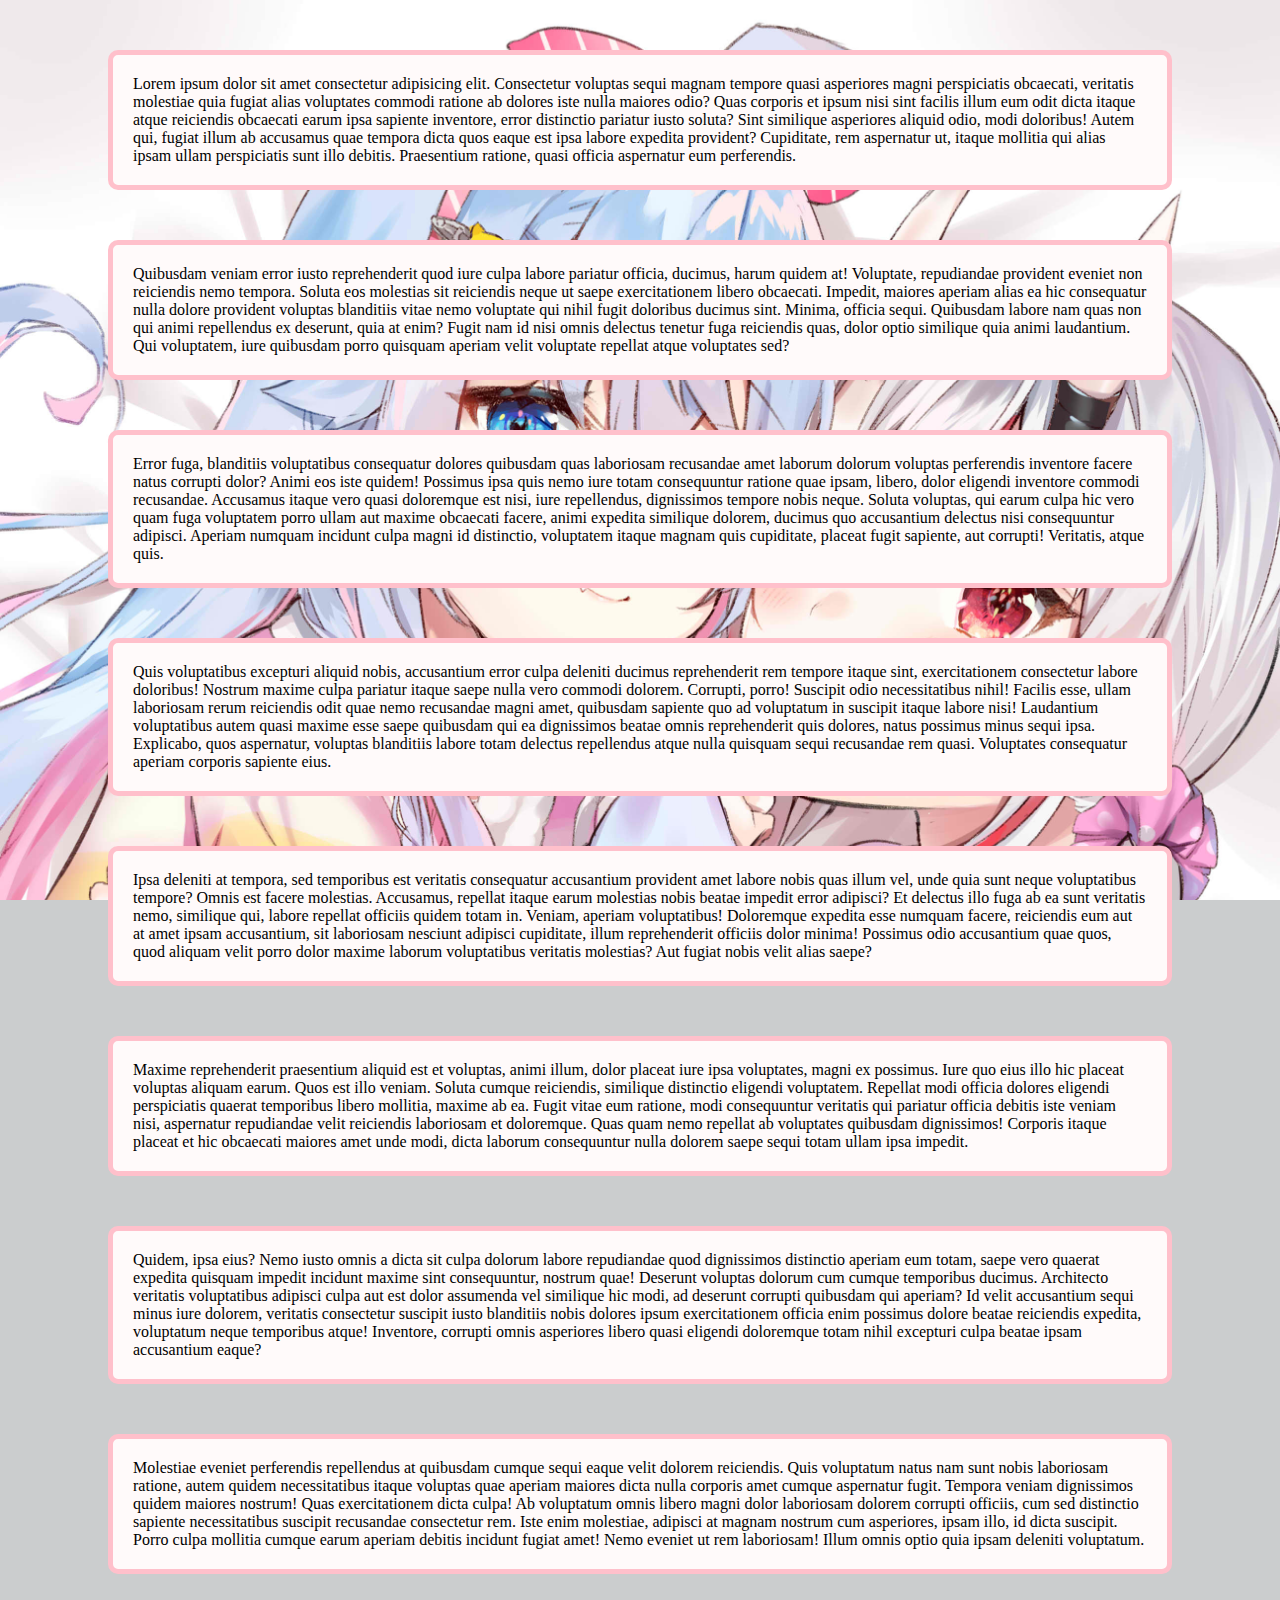
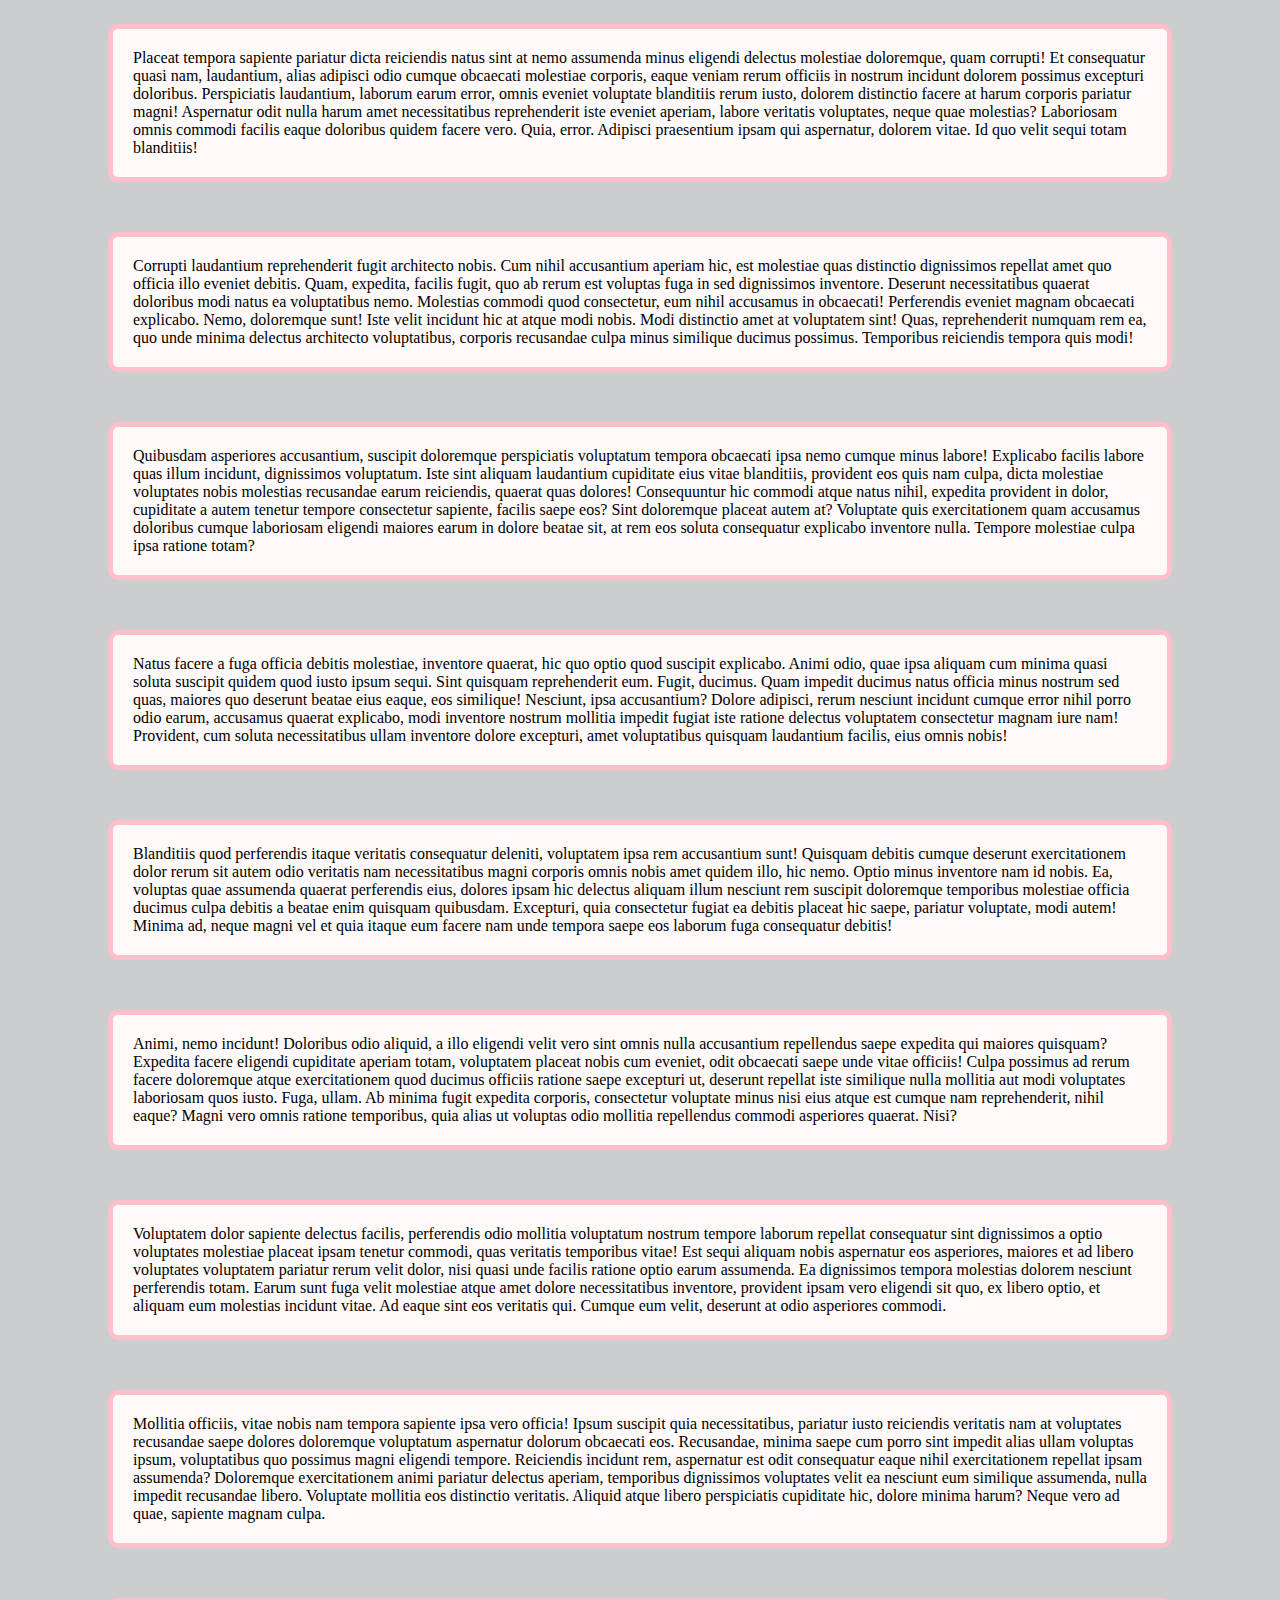
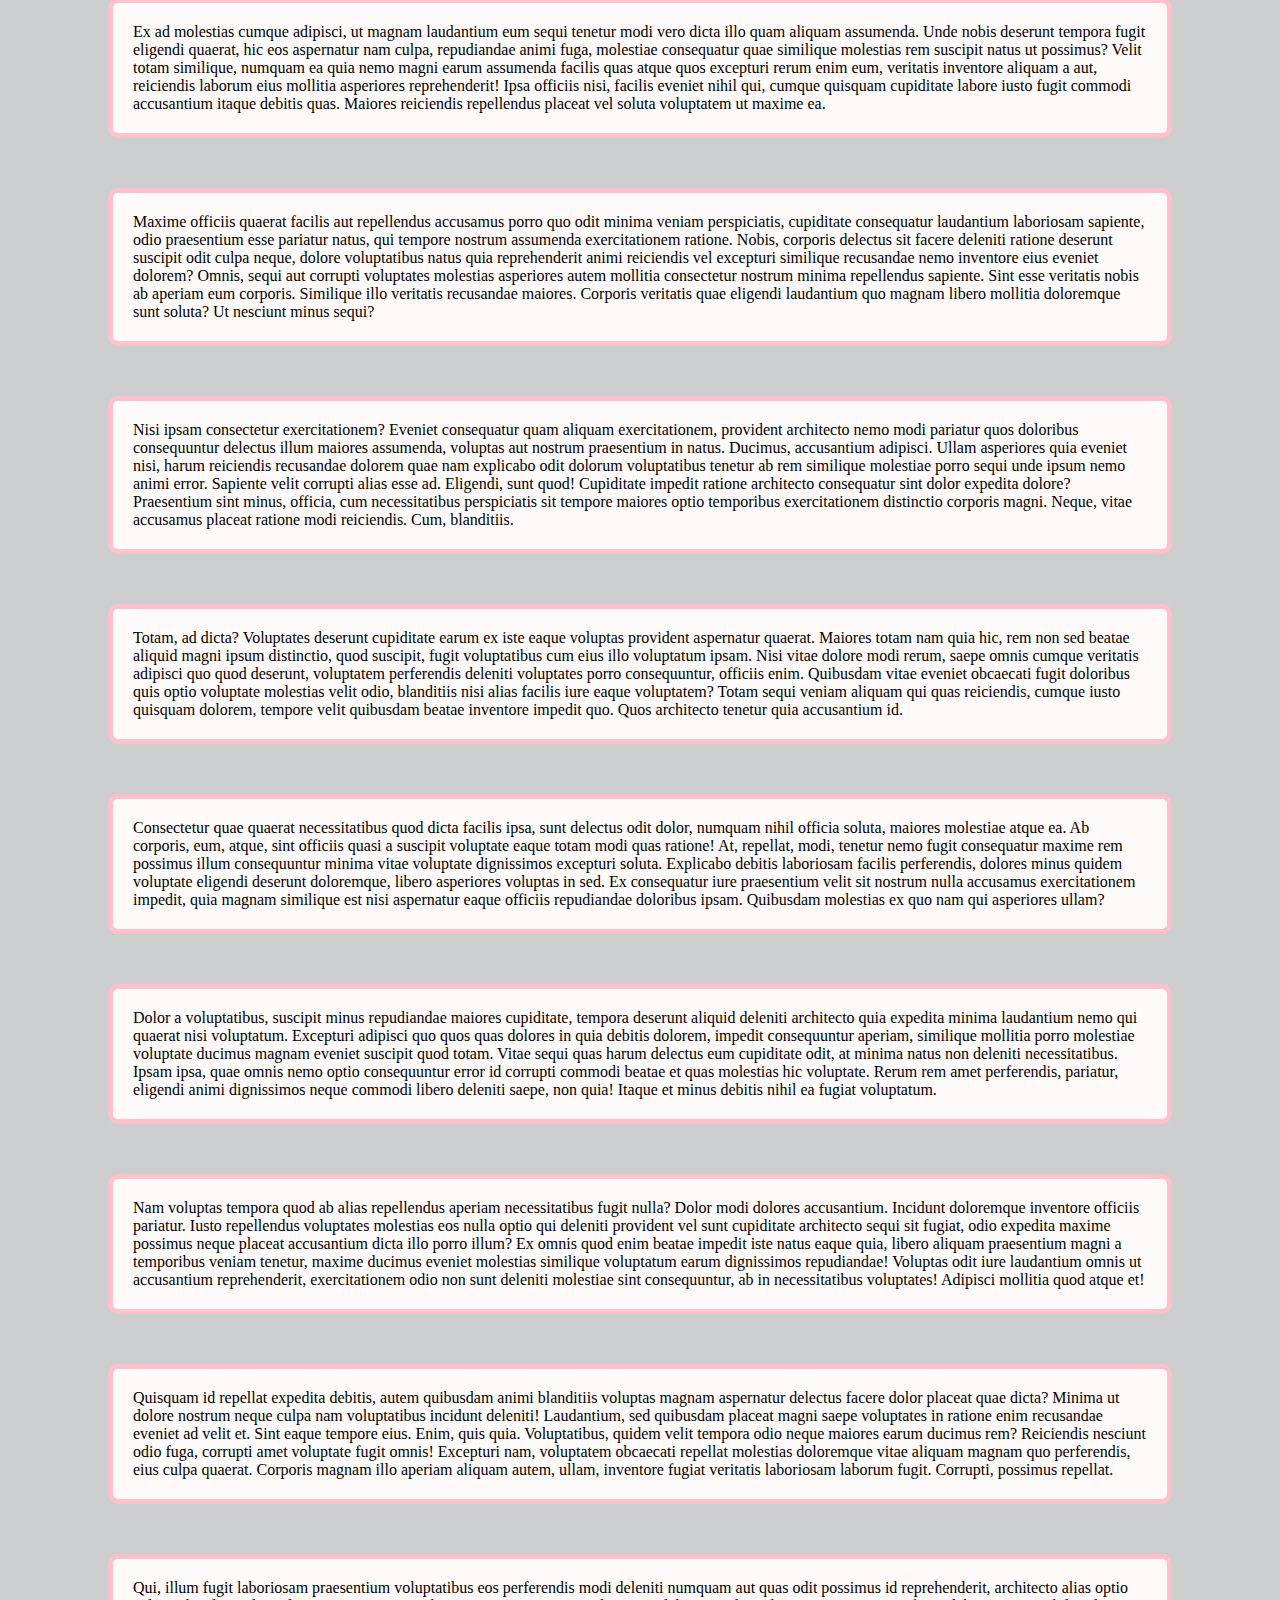
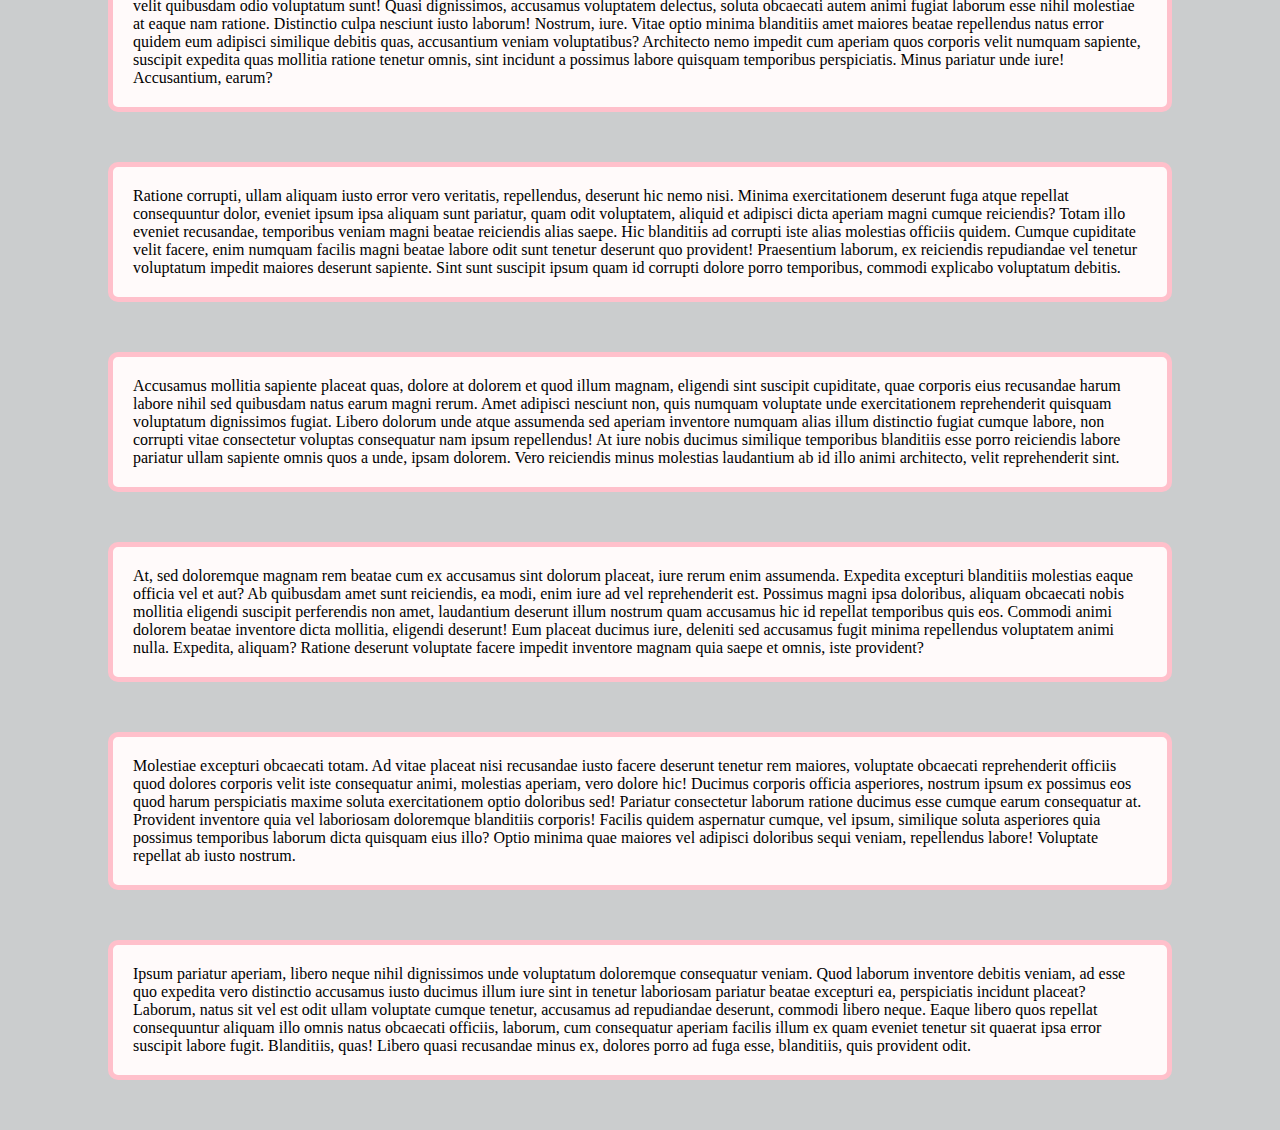
<file: static_template/background.html>
<!DOCTYPE html>
<html lang="zh">
<head>
    <meta charset="UTF-8">
    <meta http-equiv="X-UA-Compatible" content="IE=edge">
    <meta name="viewport" content="width=device-width, initial-scale=1.0">
    <title>背景测试</title>
    <link rel="stylesheet" type="text/css" href="css/background.css">
</head>
<body>
    <p>Lorem ipsum dolor sit amet consectetur adipisicing elit. Consectetur voluptas sequi magnam tempore quasi asperiores magni perspiciatis obcaecati, veritatis molestiae quia fugiat alias voluptates commodi ratione ab dolores iste nulla maiores odio? Quas corporis et ipsum nisi sint facilis illum eum odit dicta itaque atque reiciendis obcaecati earum ipsa sapiente inventore, error distinctio pariatur iusto soluta? Sint similique asperiores aliquid odio, modi doloribus! Autem qui, fugiat illum ab accusamus quae tempora dicta quos eaque est ipsa labore expedita provident? Cupiditate, rem aspernatur ut, itaque mollitia qui alias ipsam ullam perspiciatis sunt illo debitis. Praesentium ratione, quasi officia aspernatur eum perferendis.</p>
    <p>Quibusdam veniam error iusto reprehenderit quod iure culpa labore pariatur officia, ducimus, harum quidem at! Voluptate, repudiandae provident eveniet non reiciendis nemo tempora. Soluta eos molestias sit reiciendis neque ut saepe exercitationem libero obcaecati. Impedit, maiores aperiam alias ea hic consequatur nulla dolore provident voluptas blanditiis vitae nemo voluptate qui nihil fugit doloribus ducimus sint. Minima, officia sequi. Quibusdam labore nam quas non qui animi repellendus ex deserunt, quia at enim? Fugit nam id nisi omnis delectus tenetur fuga reiciendis quas, dolor optio similique quia animi laudantium. Qui voluptatem, iure quibusdam porro quisquam aperiam velit voluptate repellat atque voluptates sed?</p>
    <p>Error fuga, blanditiis voluptatibus consequatur dolores quibusdam quas laboriosam recusandae amet laborum dolorum voluptas perferendis inventore facere natus corrupti dolor? Animi eos iste quidem! Possimus ipsa quis nemo iure totam consequuntur ratione quae ipsam, libero, dolor eligendi inventore commodi recusandae. Accusamus itaque vero quasi doloremque est nisi, iure repellendus, dignissimos tempore nobis neque. Soluta voluptas, qui earum culpa hic vero quam fuga voluptatem porro ullam aut maxime obcaecati facere, animi expedita similique dolorem, ducimus quo accusantium delectus nisi consequuntur adipisci. Aperiam numquam incidunt culpa magni id distinctio, voluptatem itaque magnam quis cupiditate, placeat fugit sapiente, aut corrupti! Veritatis, atque quis.</p>
    <p>Quis voluptatibus excepturi aliquid nobis, accusantium error culpa deleniti ducimus reprehenderit rem tempore itaque sint, exercitationem consectetur labore doloribus! Nostrum maxime culpa pariatur itaque saepe nulla vero commodi dolorem. Corrupti, porro! Suscipit odio necessitatibus nihil! Facilis esse, ullam laboriosam rerum reiciendis odit quae nemo recusandae magni amet, quibusdam sapiente quo ad voluptatum in suscipit itaque labore nisi! Laudantium voluptatibus autem quasi maxime esse saepe quibusdam qui ea dignissimos beatae omnis reprehenderit quis dolores, natus possimus minus sequi ipsa. Explicabo, quos aspernatur, voluptas blanditiis labore totam delectus repellendus atque nulla quisquam sequi recusandae rem quasi. Voluptates consequatur aperiam corporis sapiente eius.</p>
    <p>Ipsa deleniti at tempora, sed temporibus est veritatis consequatur accusantium provident amet labore nobis quas illum vel, unde quia sunt neque voluptatibus tempore? Omnis est facere molestias. Accusamus, repellat itaque earum molestias nobis beatae impedit error adipisci? Et delectus illo fuga ab ea sunt veritatis nemo, similique qui, labore repellat officiis quidem totam in. Veniam, aperiam voluptatibus! Doloremque expedita esse numquam facere, reiciendis eum aut at amet ipsam accusantium, sit laboriosam nesciunt adipisci cupiditate, illum reprehenderit officiis dolor minima! Possimus odio accusantium quae quos, quod aliquam velit porro dolor maxime laborum voluptatibus veritatis molestias? Aut fugiat nobis velit alias saepe?</p>
    <p>Maxime reprehenderit praesentium aliquid est et voluptas, animi illum, dolor placeat iure ipsa voluptates, magni ex possimus. Iure quo eius illo hic placeat voluptas aliquam earum. Quos est illo veniam. Soluta cumque reiciendis, similique distinctio eligendi voluptatem. Repellat modi officia dolores eligendi perspiciatis quaerat temporibus libero mollitia, maxime ab ea. Fugit vitae eum ratione, modi consequuntur veritatis qui pariatur officia debitis iste veniam nisi, aspernatur repudiandae velit reiciendis laboriosam et doloremque. Quas quam nemo repellat ab voluptates quibusdam dignissimos! Corporis itaque placeat et hic obcaecati maiores amet unde modi, dicta laborum consequuntur nulla dolorem saepe sequi totam ullam ipsa impedit.</p>
    <p>Quidem, ipsa eius? Nemo iusto omnis a dicta sit culpa dolorum labore repudiandae quod dignissimos distinctio aperiam eum totam, saepe vero quaerat expedita quisquam impedit incidunt maxime sint consequuntur, nostrum quae! Deserunt voluptas dolorum cum cumque temporibus ducimus. Architecto veritatis voluptatibus adipisci culpa aut est dolor assumenda vel similique hic modi, ad deserunt corrupti quibusdam qui aperiam? Id velit accusantium sequi minus iure dolorem, veritatis consectetur suscipit iusto blanditiis nobis dolores ipsum exercitationem officia enim possimus dolore beatae reiciendis expedita, voluptatum neque temporibus atque! Inventore, corrupti omnis asperiores libero quasi eligendi doloremque totam nihil excepturi culpa beatae ipsam accusantium eaque?</p>
    <p>Molestiae eveniet perferendis repellendus at quibusdam cumque sequi eaque velit dolorem reiciendis. Quis voluptatum natus nam sunt nobis laboriosam ratione, autem quidem necessitatibus itaque voluptas quae aperiam maiores dicta nulla corporis amet cumque aspernatur fugit. Tempora veniam dignissimos quidem maiores nostrum! Quas exercitationem dicta culpa! Ab voluptatum omnis libero magni dolor laboriosam dolorem corrupti officiis, cum sed distinctio sapiente necessitatibus suscipit recusandae consectetur rem. Iste enim molestiae, adipisci at magnam nostrum cum asperiores, ipsam illo, id dicta suscipit. Porro culpa mollitia cumque earum aperiam debitis incidunt fugiat amet! Nemo eveniet ut rem laboriosam! Illum omnis optio quia ipsam deleniti voluptatum.</p>
    <p>Placeat tempora sapiente pariatur dicta reiciendis natus sint at nemo assumenda minus eligendi delectus molestiae doloremque, quam corrupti! Et consequatur quasi nam, laudantium, alias adipisci odio cumque obcaecati molestiae corporis, eaque veniam rerum officiis in nostrum incidunt dolorem possimus excepturi doloribus. Perspiciatis laudantium, laborum earum error, omnis eveniet voluptate blanditiis rerum iusto, dolorem distinctio facere at harum corporis pariatur magni! Aspernatur odit nulla harum amet necessitatibus reprehenderit iste eveniet aperiam, labore veritatis voluptates, neque quae molestias? Laboriosam omnis commodi facilis eaque doloribus quidem facere vero. Quia, error. Adipisci praesentium ipsam qui aspernatur, dolorem vitae. Id quo velit sequi totam blanditiis!</p>
    <p>Corrupti laudantium reprehenderit fugit architecto nobis. Cum nihil accusantium aperiam hic, est molestiae quas distinctio dignissimos repellat amet quo officia illo eveniet debitis. Quam, expedita, facilis fugit, quo ab rerum est voluptas fuga in sed dignissimos inventore. Deserunt necessitatibus quaerat doloribus modi natus ea voluptatibus nemo. Molestias commodi quod consectetur, eum nihil accusamus in obcaecati! Perferendis eveniet magnam obcaecati explicabo. Nemo, doloremque sunt! Iste velit incidunt hic at atque modi nobis. Modi distinctio amet at voluptatem sint! Quas, reprehenderit numquam rem ea, quo unde minima delectus architecto voluptatibus, corporis recusandae culpa minus similique ducimus possimus. Temporibus reiciendis tempora quis modi!</p>
    <p>Quibusdam asperiores accusantium, suscipit doloremque perspiciatis voluptatum tempora obcaecati ipsa nemo cumque minus labore! Explicabo facilis labore quas illum incidunt, dignissimos voluptatum. Iste sint aliquam laudantium cupiditate eius vitae blanditiis, provident eos quis nam culpa, dicta molestiae voluptates nobis molestias recusandae earum reiciendis, quaerat quas dolores! Consequuntur hic commodi atque natus nihil, expedita provident in dolor, cupiditate a autem tenetur tempore consectetur sapiente, facilis saepe eos? Sint doloremque placeat autem at? Voluptate quis exercitationem quam accusamus doloribus cumque laboriosam eligendi maiores earum in dolore beatae sit, at rem eos soluta consequatur explicabo inventore nulla. Tempore molestiae culpa ipsa ratione totam?</p>
    <p>Natus facere a fuga officia debitis molestiae, inventore quaerat, hic quo optio quod suscipit explicabo. Animi odio, quae ipsa aliquam cum minima quasi soluta suscipit quidem quod iusto ipsum sequi. Sint quisquam reprehenderit eum. Fugit, ducimus. Quam impedit ducimus natus officia minus nostrum sed quas, maiores quo deserunt beatae eius eaque, eos similique! Nesciunt, ipsa accusantium? Dolore adipisci, rerum nesciunt incidunt cumque error nihil porro odio earum, accusamus quaerat explicabo, modi inventore nostrum mollitia impedit fugiat iste ratione delectus voluptatem consectetur magnam iure nam! Provident, cum soluta necessitatibus ullam inventore dolore excepturi, amet voluptatibus quisquam laudantium facilis, eius omnis nobis!</p>
    <p>Blanditiis quod perferendis itaque veritatis consequatur deleniti, voluptatem ipsa rem accusantium sunt! Quisquam debitis cumque deserunt exercitationem dolor rerum sit autem odio veritatis nam necessitatibus magni corporis omnis nobis amet quidem illo, hic nemo. Optio minus inventore nam id nobis. Ea, voluptas quae assumenda quaerat perferendis eius, dolores ipsam hic delectus aliquam illum nesciunt rem suscipit doloremque temporibus molestiae officia ducimus culpa debitis a beatae enim quisquam quibusdam. Excepturi, quia consectetur fugiat ea debitis placeat hic saepe, pariatur voluptate, modi autem! Minima ad, neque magni vel et quia itaque eum facere nam unde tempora saepe eos laborum fuga consequatur debitis!</p>
    <p>Animi, nemo incidunt! Doloribus odio aliquid, a illo eligendi velit vero sint omnis nulla accusantium repellendus saepe expedita qui maiores quisquam? Expedita facere eligendi cupiditate aperiam totam, voluptatem placeat nobis cum eveniet, odit obcaecati saepe unde vitae officiis! Culpa possimus ad rerum facere doloremque atque exercitationem quod ducimus officiis ratione saepe excepturi ut, deserunt repellat iste similique nulla mollitia aut modi voluptates laboriosam quos iusto. Fuga, ullam. Ab minima fugit expedita corporis, consectetur voluptate minus nisi eius atque est cumque nam reprehenderit, nihil eaque? Magni vero omnis ratione temporibus, quia alias ut voluptas odio mollitia repellendus commodi asperiores quaerat. Nisi?</p>
    <p>Voluptatem dolor sapiente delectus facilis, perferendis odio mollitia voluptatum nostrum tempore laborum repellat consequatur sint dignissimos a optio voluptates molestiae placeat ipsam tenetur commodi, quas veritatis temporibus vitae! Est sequi aliquam nobis aspernatur eos asperiores, maiores et ad libero voluptates voluptatem pariatur rerum velit dolor, nisi quasi unde facilis ratione optio earum assumenda. Ea dignissimos tempora molestias dolorem nesciunt perferendis totam. Earum sunt fuga velit molestiae atque amet dolore necessitatibus inventore, provident ipsam vero eligendi sit quo, ex libero optio, et aliquam eum molestias incidunt vitae. Ad eaque sint eos veritatis qui. Cumque eum velit, deserunt at odio asperiores commodi.</p>
    <p>Mollitia officiis, vitae nobis nam tempora sapiente ipsa vero officia! Ipsum suscipit quia necessitatibus, pariatur iusto reiciendis veritatis nam at voluptates recusandae saepe dolores doloremque voluptatum aspernatur dolorum obcaecati eos. Recusandae, minima saepe cum porro sint impedit alias ullam voluptas ipsum, voluptatibus quo possimus magni eligendi tempore. Reiciendis incidunt rem, aspernatur est odit consequatur eaque nihil exercitationem repellat ipsam assumenda? Doloremque exercitationem animi pariatur delectus aperiam, temporibus dignissimos voluptates velit ea nesciunt eum similique assumenda, nulla impedit recusandae libero. Voluptate mollitia eos distinctio veritatis. Aliquid atque libero perspiciatis cupiditate hic, dolore minima harum? Neque vero ad quae, sapiente magnam culpa.</p>
    <p>Ex ad molestias cumque adipisci, ut magnam laudantium eum sequi tenetur modi vero dicta illo quam aliquam assumenda. Unde nobis deserunt tempora fugit eligendi quaerat, hic eos aspernatur nam culpa, repudiandae animi fuga, molestiae consequatur quae similique molestias rem suscipit natus ut possimus? Velit totam similique, numquam ea quia nemo magni earum assumenda facilis quas atque quos excepturi rerum enim eum, veritatis inventore aliquam a aut, reiciendis laborum eius mollitia asperiores reprehenderit! Ipsa officiis nisi, facilis eveniet nihil qui, cumque quisquam cupiditate labore iusto fugit commodi accusantium itaque debitis quas. Maiores reiciendis repellendus placeat vel soluta voluptatem ut maxime ea.</p>
    <p>Maxime officiis quaerat facilis aut repellendus accusamus porro quo odit minima veniam perspiciatis, cupiditate consequatur laudantium laboriosam sapiente, odio praesentium esse pariatur natus, qui tempore nostrum assumenda exercitationem ratione. Nobis, corporis delectus sit facere deleniti ratione deserunt suscipit odit culpa neque, dolore voluptatibus natus quia reprehenderit animi reiciendis vel excepturi similique recusandae nemo inventore eius eveniet dolorem? Omnis, sequi aut corrupti voluptates molestias asperiores autem mollitia consectetur nostrum minima repellendus sapiente. Sint esse veritatis nobis ab aperiam eum corporis. Similique illo veritatis recusandae maiores. Corporis veritatis quae eligendi laudantium quo magnam libero mollitia doloremque sunt soluta? Ut nesciunt minus sequi?</p>
    <p>Nisi ipsam consectetur exercitationem? Eveniet consequatur quam aliquam exercitationem, provident architecto nemo modi pariatur quos doloribus consequuntur delectus illum maiores assumenda, voluptas aut nostrum praesentium in natus. Ducimus, accusantium adipisci. Ullam asperiores quia eveniet nisi, harum reiciendis recusandae dolorem quae nam explicabo odit dolorum voluptatibus tenetur ab rem similique molestiae porro sequi unde ipsum nemo animi error. Sapiente velit corrupti alias esse ad. Eligendi, sunt quod! Cupiditate impedit ratione architecto consequatur sint dolor expedita dolore? Praesentium sint minus, officia, cum necessitatibus perspiciatis sit tempore maiores optio temporibus exercitationem distinctio corporis magni. Neque, vitae accusamus placeat ratione modi reiciendis. Cum, blanditiis.</p>
    <p>Totam, ad dicta? Voluptates deserunt cupiditate earum ex iste eaque voluptas provident aspernatur quaerat. Maiores totam nam quia hic, rem non sed beatae aliquid magni ipsum distinctio, quod suscipit, fugit voluptatibus cum eius illo voluptatum ipsam. Nisi vitae dolore modi rerum, saepe omnis cumque veritatis adipisci quo quod deserunt, voluptatem perferendis deleniti voluptates porro consequuntur, officiis enim. Quibusdam vitae eveniet obcaecati fugit doloribus quis optio voluptate molestias velit odio, blanditiis nisi alias facilis iure eaque voluptatem? Totam sequi veniam aliquam qui quas reiciendis, cumque iusto quisquam dolorem, tempore velit quibusdam beatae inventore impedit quo. Quos architecto tenetur quia accusantium id.</p>
    <p>Consectetur quae quaerat necessitatibus quod dicta facilis ipsa, sunt delectus odit dolor, numquam nihil officia soluta, maiores molestiae atque ea. Ab corporis, eum, atque, sint officiis quasi a suscipit voluptate eaque totam modi quas ratione! At, repellat, modi, tenetur nemo fugit consequatur maxime rem possimus illum consequuntur minima vitae voluptate dignissimos excepturi soluta. Explicabo debitis laboriosam facilis perferendis, dolores minus quidem voluptate eligendi deserunt doloremque, libero asperiores voluptas in sed. Ex consequatur iure praesentium velit sit nostrum nulla accusamus exercitationem impedit, quia magnam similique est nisi aspernatur eaque officiis repudiandae doloribus ipsam. Quibusdam molestias ex quo nam qui asperiores ullam?</p>
    <p>Dolor a voluptatibus, suscipit minus repudiandae maiores cupiditate, tempora deserunt aliquid deleniti architecto quia expedita minima laudantium nemo qui quaerat nisi voluptatum. Excepturi adipisci quo quos quas dolores in quia debitis dolorem, impedit consequuntur aperiam, similique mollitia porro molestiae voluptate ducimus magnam eveniet suscipit quod totam. Vitae sequi quas harum delectus eum cupiditate odit, at minima natus non deleniti necessitatibus. Ipsam ipsa, quae omnis nemo optio consequuntur error id corrupti commodi beatae et quas molestias hic voluptate. Rerum rem amet perferendis, pariatur, eligendi animi dignissimos neque commodi libero deleniti saepe, non quia! Itaque et minus debitis nihil ea fugiat voluptatum.</p>
    <p>Nam voluptas tempora quod ab alias repellendus aperiam necessitatibus fugit nulla? Dolor modi dolores accusantium. Incidunt doloremque inventore officiis pariatur. Iusto repellendus voluptates molestias eos nulla optio qui deleniti provident vel sunt cupiditate architecto sequi sit fugiat, odio expedita maxime possimus neque placeat accusantium dicta illo porro illum? Ex omnis quod enim beatae impedit iste natus eaque quia, libero aliquam praesentium magni a temporibus veniam tenetur, maxime ducimus eveniet molestias similique voluptatum earum dignissimos repudiandae! Voluptas odit iure laudantium omnis ut accusantium reprehenderit, exercitationem odio non sunt deleniti molestiae sint consequuntur, ab in necessitatibus voluptates! Adipisci mollitia quod atque et!</p>
    <p>Quisquam id repellat expedita debitis, autem quibusdam animi blanditiis voluptas magnam aspernatur delectus facere dolor placeat quae dicta? Minima ut dolore nostrum neque culpa nam voluptatibus incidunt deleniti! Laudantium, sed quibusdam placeat magni saepe voluptates in ratione enim recusandae eveniet ad velit et. Sint eaque tempore eius. Enim, quis quia. Voluptatibus, quidem velit tempora odio neque maiores earum ducimus rem? Reiciendis nesciunt odio fuga, corrupti amet voluptate fugit omnis! Excepturi nam, voluptatem obcaecati repellat molestias doloremque vitae aliquam magnam quo perferendis, eius culpa quaerat. Corporis magnam illo aperiam aliquam autem, ullam, inventore fugiat veritatis laboriosam laborum fugit. Corrupti, possimus repellat.</p>
    <p>Qui, illum fugit laboriosam praesentium voluptatibus eos perferendis modi deleniti numquam aut quas odit possimus id reprehenderit, architecto alias optio velit quibusdam odio voluptatum sunt! Quasi dignissimos, accusamus voluptatem delectus, soluta obcaecati autem animi fugiat laborum esse nihil molestiae at eaque nam ratione. Distinctio culpa nesciunt iusto laborum! Nostrum, iure. Vitae optio minima blanditiis amet maiores beatae repellendus natus error quidem eum adipisci similique debitis quas, accusantium veniam voluptatibus? Architecto nemo impedit cum aperiam quos corporis velit numquam sapiente, suscipit expedita quas mollitia ratione tenetur omnis, sint incidunt a possimus labore quisquam temporibus perspiciatis. Minus pariatur unde iure! Accusantium, earum?</p>
    <p>Ratione corrupti, ullam aliquam iusto error vero veritatis, repellendus, deserunt hic nemo nisi. Minima exercitationem deserunt fuga atque repellat consequuntur dolor, eveniet ipsum ipsa aliquam sunt pariatur, quam odit voluptatem, aliquid et adipisci dicta aperiam magni cumque reiciendis? Totam illo eveniet recusandae, temporibus veniam magni beatae reiciendis alias saepe. Hic blanditiis ad corrupti iste alias molestias officiis quidem. Cumque cupiditate velit facere, enim numquam facilis magni beatae labore odit sunt tenetur deserunt quo provident! Praesentium laborum, ex reiciendis repudiandae vel tenetur voluptatum impedit maiores deserunt sapiente. Sint sunt suscipit ipsum quam id corrupti dolore porro temporibus, commodi explicabo voluptatum debitis.</p>
    <p>Accusamus mollitia sapiente placeat quas, dolore at dolorem et quod illum magnam, eligendi sint suscipit cupiditate, quae corporis eius recusandae harum labore nihil sed quibusdam natus earum magni rerum. Amet adipisci nesciunt non, quis numquam voluptate unde exercitationem reprehenderit quisquam voluptatum dignissimos fugiat. Libero dolorum unde atque assumenda sed aperiam inventore numquam alias illum distinctio fugiat cumque labore, non corrupti vitae consectetur voluptas consequatur nam ipsum repellendus! At iure nobis ducimus similique temporibus blanditiis esse porro reiciendis labore pariatur ullam sapiente omnis quos a unde, ipsam dolorem. Vero reiciendis minus molestias laudantium ab id illo animi architecto, velit reprehenderit sint.</p>
    <p>At, sed doloremque magnam rem beatae cum ex accusamus sint dolorum placeat, iure rerum enim assumenda. Expedita excepturi blanditiis molestias eaque officia vel et aut? Ab quibusdam amet sunt reiciendis, ea modi, enim iure ad vel reprehenderit est. Possimus magni ipsa doloribus, aliquam obcaecati nobis mollitia eligendi suscipit perferendis non amet, laudantium deserunt illum nostrum quam accusamus hic id repellat temporibus quis eos. Commodi animi dolorem beatae inventore dicta mollitia, eligendi deserunt! Eum placeat ducimus iure, deleniti sed accusamus fugit minima repellendus voluptatem animi nulla. Expedita, aliquam? Ratione deserunt voluptate facere impedit inventore magnam quia saepe et omnis, iste provident?</p>
    <p>Molestiae excepturi obcaecati totam. Ad vitae placeat nisi recusandae iusto facere deserunt tenetur rem maiores, voluptate obcaecati reprehenderit officiis quod dolores corporis velit iste consequatur animi, molestias aperiam, vero dolore hic! Ducimus corporis officia asperiores, nostrum ipsum ex possimus eos quod harum perspiciatis maxime soluta exercitationem optio doloribus sed! Pariatur consectetur laborum ratione ducimus esse cumque earum consequatur at. Provident inventore quia vel laboriosam doloremque blanditiis corporis! Facilis quidem aspernatur cumque, vel ipsum, similique soluta asperiores quia possimus temporibus laborum dicta quisquam eius illo? Optio minima quae maiores vel adipisci doloribus sequi veniam, repellendus labore! Voluptate repellat ab iusto nostrum.</p>
    <p>Ipsum pariatur aperiam, libero neque nihil dignissimos unde voluptatum doloremque consequatur veniam. Quod laborum inventore debitis veniam, ad esse quo expedita vero distinctio accusamus iusto ducimus illum iure sint in tenetur laboriosam pariatur beatae excepturi ea, perspiciatis incidunt placeat? Laborum, natus sit vel est odit ullam voluptate cumque tenetur, accusamus ad repudiandae deserunt, commodi libero neque. Eaque libero quos repellat consequuntur aliquam illo omnis natus obcaecati officiis, laborum, cum consequatur aperiam facilis illum ex quam eveniet tenetur sit quaerat ipsa error suscipit labore fugit. Blanditiis, quas! Libero quasi recusandae minus ex, dolores porro ad fuga esse, blanditiis, quis provident odit.</p>
</body>
</html>
</file>
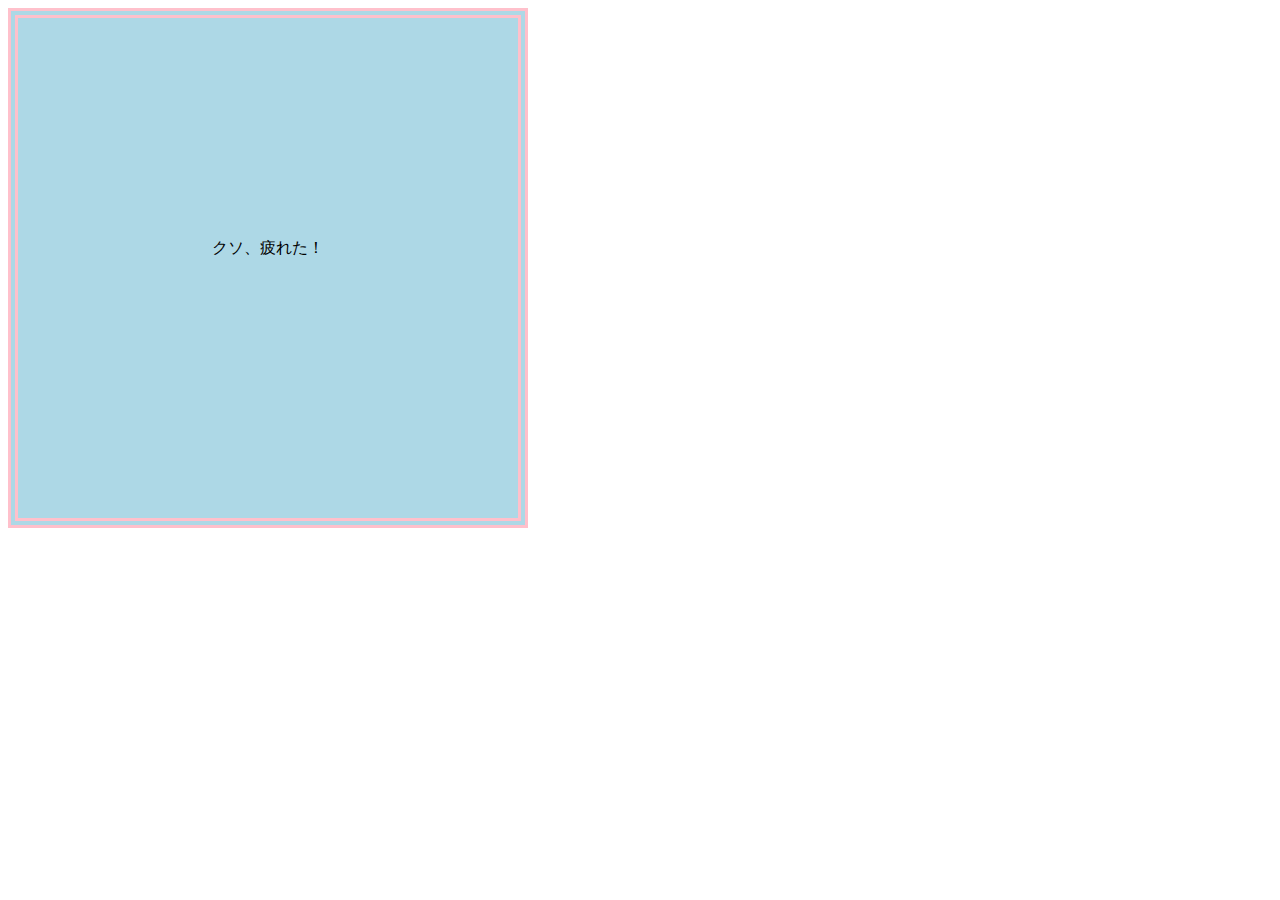
<file: static_template/box-sizing.html>
<!DOCTYPE html>
<html>
<head>
    <meta charset="utf-8">
    <title>box</title>
    <style type="text/css">
    .box1
    {
        height:500px;
        width:500px;
        background-color: lightblue;
        border:double pink 10px;
        box-sizing: content-box;
    }
    .box1 p
    {
        width:7em;
        margin:auto;
        margin-top:220px;
    }
    </style>
</head>

<body>
    <div class="box1">
        <p>クソ、疲れた！</p>
    </div>
    <div class="box2"></div>
</body>
    
</html>
</file>
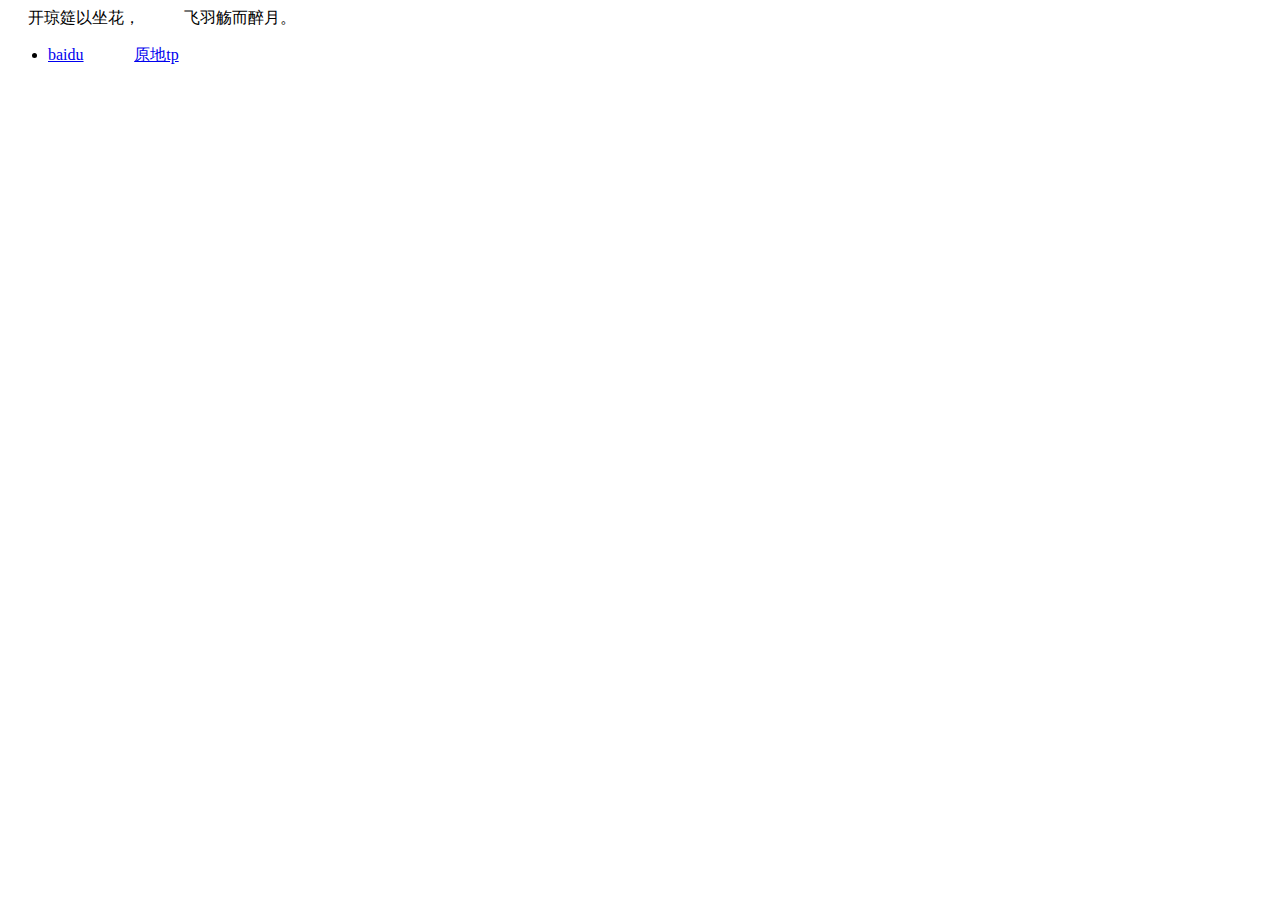
<file: static_template/display.html>
<!DOCTYPE html>
<html lang="en">
<head>
    <meta charset="UTF-8">
    <meta http-equiv="X-UA-Compatible" content="IE=edge">
    <meta name="viewport" content="width=device-width, initial-scale=1.0">
    <title>Document</title>
    <style type="text/css">
    span{
        padding:10px;
        margin:10px;
    }
    #test{
        visibility: hidden;
    }
    </style>
</head>
<body>
    <span>开琼筵以坐花，</span>
    <span>飞羽觞而醉月。</span>
    <ul>    
        <li>
            <a href="https://www.baidu.com">baidu</a>
            <a href="https://www.bilibili.com" id="test">bilibili</a>
            <a href="localhost">原地tp</a>
        </li>
    </ul>


</body>
</html>
</file>
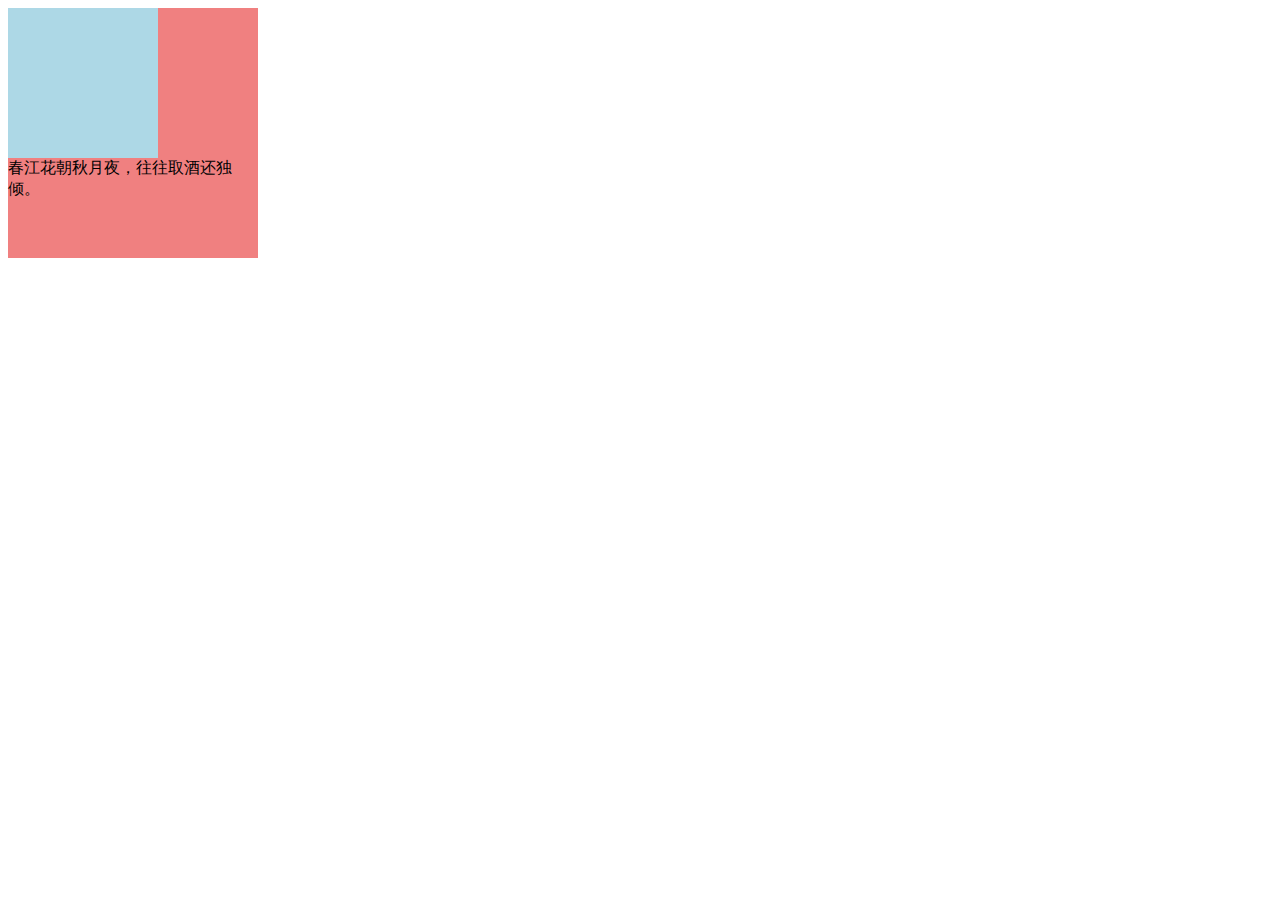
<file: static_template/float.html>
<!DOCTYPE html>
<html>
    <head>
        <meta charset="utf-8">
        <title>float</title>
        <style type="text/css">
        .box1{
            height:150px;
            width:150px;
            background-color:lightblue;
            float:left;
        }
        .box2{
            height:250px;
            width:250px;
            background-color:lightcoral;
        }
        .box2 p{
            clear:both;
        }
        </style>
    </head>
    <body>
        <div class="box1"></div>
        <div class="box2"><p>春江花朝秋月夜，往往取酒还独倾。</p></div>
    </body>
</html>
</file>
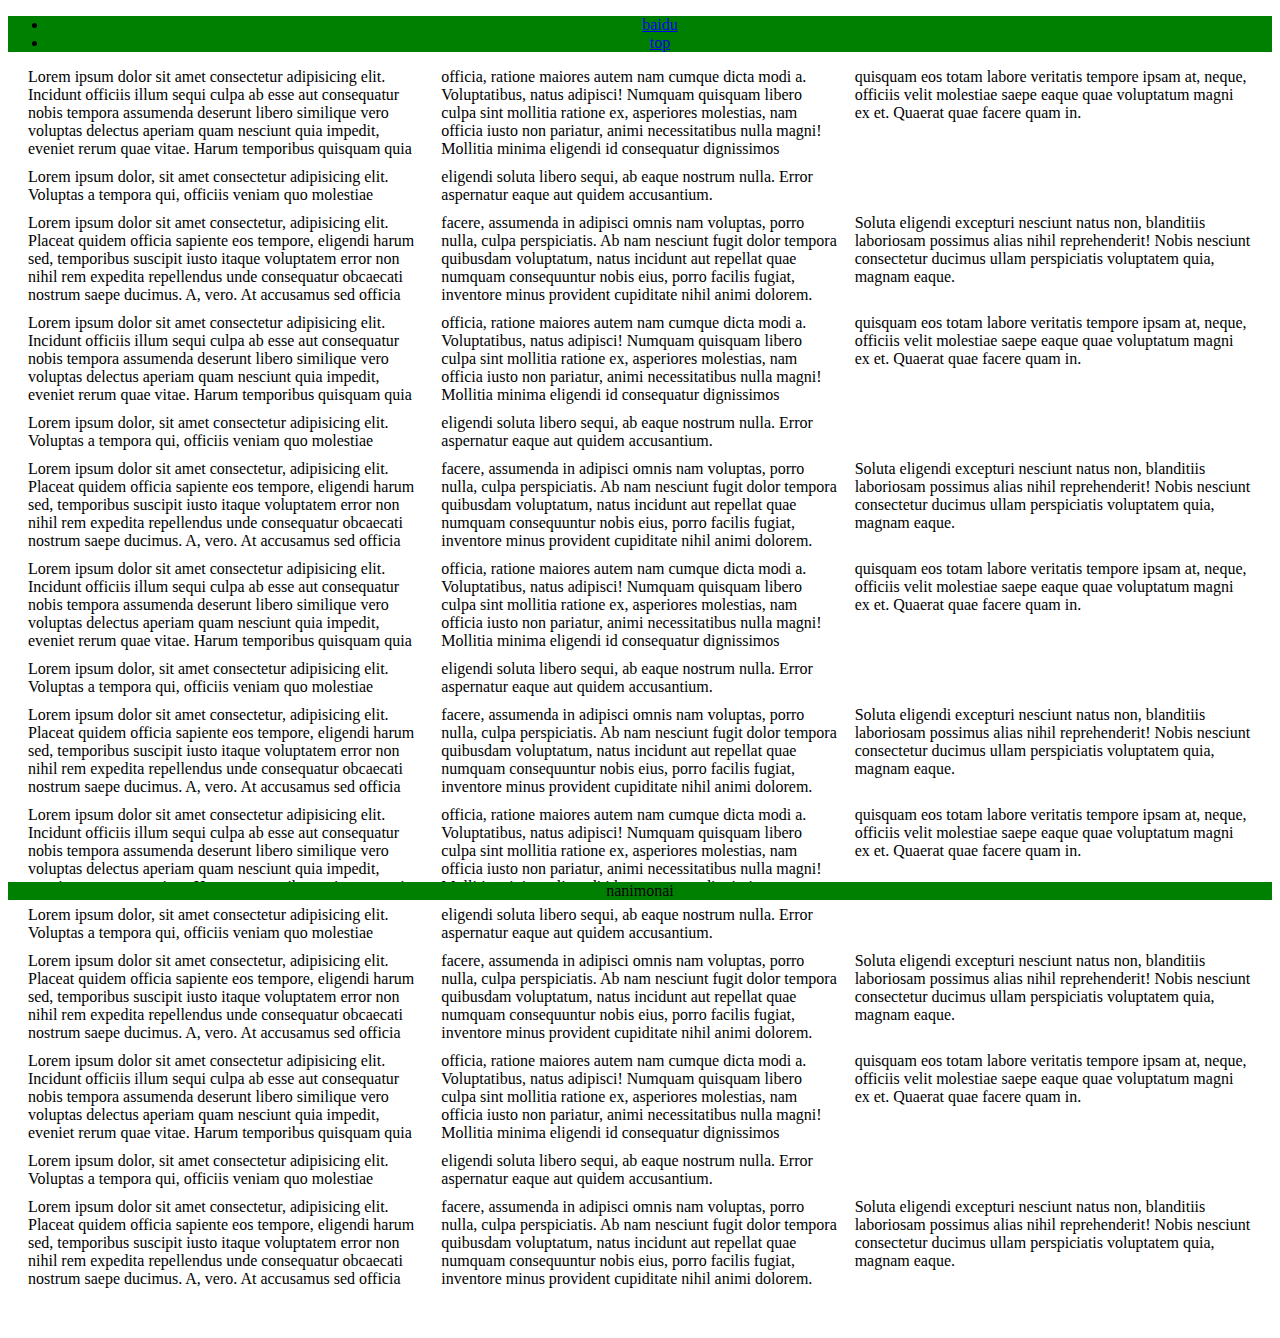
<file: static_template/position.html>
<!DOCTYPE html>
<html lang="en">
<head>
    <meta charset="UTF-8">
    <meta http-equiv="X-UA-Compatible" content="IE=edge">
    <meta name="viewport" content="width=device-width, initial-scale=1.0">
    <title>Document</title>
    <style type="text/css">
        header{
            text-align:center;
            background:green;
            position:sticky;
            top:0;
        }
        main p{
            margin:5px 20px 10px;
            column-count:6;
            column-width:300px;
        }
        footer{
            text-align:center;
            background-color: green;
            position:sticky;
            bottom:0;
        }
    </style>
</head>
<body>
    <header>
        <ul>
            <li><a href="https://www.baidu.com/">baidu</a></li>
            <li><a href="#test">top</a></li>
        </ul>
    </header>
    <main>
        <p>Lorem ipsum dolor sit amet consectetur adipisicing elit. Incidunt officiis illum sequi culpa ab esse aut consequatur nobis tempora assumenda deserunt libero similique vero voluptas delectus aperiam quam nesciunt quia impedit, eveniet rerum quae vitae. Harum temporibus quisquam quia officia, ratione maiores autem nam cumque dicta modi a. Voluptatibus, natus adipisci! Numquam quisquam libero culpa sint mollitia ratione ex, asperiores molestias, nam officia iusto non pariatur, animi necessitatibus nulla magni! Mollitia minima eligendi id consequatur dignissimos quisquam eos totam labore veritatis tempore ipsam at, neque, officiis velit molestiae saepe eaque quae voluptatum magni ex et. Quaerat quae facere quam in.</p>
        <p>Lorem ipsum dolor, sit amet consectetur adipisicing elit. Voluptas a tempora qui, officiis veniam quo molestiae eligendi soluta libero sequi, ab eaque nostrum nulla. Error aspernatur eaque aut quidem accusantium.</p>
        <p>Lorem ipsum dolor sit amet consectetur, adipisicing elit. Placeat quidem officia sapiente eos tempore, eligendi harum sed, temporibus suscipit iusto itaque voluptatem error non nihil rem expedita repellendus unde consequatur obcaecati nostrum saepe ducimus. A, vero. At accusamus sed officia facere, assumenda in adipisci omnis nam voluptas, porro nulla, culpa perspiciatis. Ab nam nesciunt fugit dolor tempora quibusdam voluptatum, natus incidunt aut repellat quae numquam consequuntur nobis eius, porro facilis fugiat, inventore minus provident cupiditate nihil animi dolorem. Soluta eligendi excepturi nesciunt natus non, blanditiis laboriosam possimus alias nihil reprehenderit! Nobis nesciunt consectetur ducimus ullam perspiciatis voluptatem quia, magnam eaque.</p>
        <p>Lorem ipsum dolor sit amet consectetur adipisicing elit. Incidunt officiis illum sequi culpa ab esse aut consequatur nobis tempora assumenda deserunt libero similique vero voluptas delectus aperiam quam nesciunt quia impedit, eveniet rerum quae vitae. Harum temporibus quisquam quia officia, ratione maiores autem nam cumque dicta modi a. Voluptatibus, natus adipisci! Numquam quisquam libero culpa sint mollitia ratione ex, asperiores molestias, nam officia iusto non pariatur, animi necessitatibus nulla magni! Mollitia minima eligendi id consequatur dignissimos quisquam eos totam labore veritatis tempore ipsam at, neque, officiis velit molestiae saepe eaque quae voluptatum magni ex et. Quaerat quae facere quam in.</p>
        <p>Lorem ipsum dolor, sit amet consectetur adipisicing elit. Voluptas a tempora qui, officiis veniam quo molestiae eligendi soluta libero sequi, ab eaque nostrum nulla. Error aspernatur eaque aut quidem accusantium.</p>
        <p>Lorem ipsum dolor sit amet consectetur, adipisicing elit. Placeat quidem officia sapiente eos tempore, eligendi harum sed, temporibus suscipit iusto itaque voluptatem error non nihil rem expedita repellendus unde consequatur obcaecati nostrum saepe ducimus. A, vero. At accusamus sed officia facere, assumenda in adipisci omnis nam voluptas, porro nulla, culpa perspiciatis. Ab nam nesciunt fugit dolor tempora quibusdam voluptatum, natus incidunt aut repellat quae numquam consequuntur nobis eius, porro facilis fugiat, inventore minus provident cupiditate nihil animi dolorem. Soluta eligendi excepturi nesciunt natus non, blanditiis laboriosam possimus alias nihil reprehenderit! Nobis nesciunt consectetur ducimus ullam perspiciatis voluptatem quia, magnam eaque.</p>
        <p>Lorem ipsum dolor sit amet consectetur adipisicing elit. Incidunt officiis illum sequi culpa ab esse aut consequatur nobis tempora assumenda deserunt libero similique vero voluptas delectus aperiam quam nesciunt quia impedit, eveniet rerum quae vitae. Harum temporibus quisquam quia officia, ratione maiores autem nam cumque dicta modi a. Voluptatibus, natus adipisci! Numquam quisquam libero culpa sint mollitia ratione ex, asperiores molestias, nam officia iusto non pariatur, animi necessitatibus nulla magni! Mollitia minima eligendi id consequatur dignissimos quisquam eos totam labore veritatis tempore ipsam at, neque, officiis velit molestiae saepe eaque quae voluptatum magni ex et. Quaerat quae facere quam in.</p>
        <p>Lorem ipsum dolor, sit amet consectetur adipisicing elit. Voluptas a tempora qui, officiis veniam quo molestiae eligendi soluta libero sequi, ab eaque nostrum nulla. Error aspernatur eaque aut quidem accusantium.</p>
        <p>Lorem ipsum dolor sit amet consectetur, adipisicing elit. Placeat quidem officia sapiente eos tempore, eligendi harum sed, temporibus suscipit iusto itaque voluptatem error non nihil rem expedita repellendus unde consequatur obcaecati nostrum saepe ducimus. A, vero. At accusamus sed officia facere, assumenda in adipisci omnis nam voluptas, porro nulla, culpa perspiciatis. Ab nam nesciunt fugit dolor tempora quibusdam voluptatum, natus incidunt aut repellat quae numquam consequuntur nobis eius, porro facilis fugiat, inventore minus provident cupiditate nihil animi dolorem. Soluta eligendi excepturi nesciunt natus non, blanditiis laboriosam possimus alias nihil reprehenderit! Nobis nesciunt consectetur ducimus ullam perspiciatis voluptatem quia, magnam eaque.</p>
        <p>Lorem ipsum dolor sit amet consectetur adipisicing elit. Incidunt officiis illum sequi culpa ab esse aut consequatur nobis tempora assumenda deserunt libero similique vero voluptas delectus aperiam quam nesciunt quia impedit, eveniet rerum quae vitae. Harum temporibus quisquam quia officia, ratione maiores autem nam cumque dicta modi a. Voluptatibus, natus adipisci! Numquam quisquam libero culpa sint mollitia ratione ex, asperiores molestias, nam officia iusto non pariatur, animi necessitatibus nulla magni! Mollitia minima eligendi id consequatur dignissimos quisquam eos totam labore veritatis tempore ipsam at, neque, officiis velit molestiae saepe eaque quae voluptatum magni ex et. Quaerat quae facere quam in.</p>
        <p>Lorem ipsum dolor, sit amet consectetur adipisicing elit. Voluptas a tempora qui, officiis veniam quo molestiae eligendi soluta libero sequi, ab eaque nostrum nulla. Error aspernatur eaque aut quidem accusantium.</p>
        <p>Lorem ipsum dolor sit amet consectetur, adipisicing elit. Placeat quidem officia sapiente eos tempore, eligendi harum sed, temporibus suscipit iusto itaque voluptatem error non nihil rem expedita repellendus unde consequatur obcaecati nostrum saepe ducimus. A, vero. At accusamus sed officia facere, assumenda in adipisci omnis nam voluptas, porro nulla, culpa perspiciatis. Ab nam nesciunt fugit dolor tempora quibusdam voluptatum, natus incidunt aut repellat quae numquam consequuntur nobis eius, porro facilis fugiat, inventore minus provident cupiditate nihil animi dolorem. Soluta eligendi excepturi nesciunt natus non, blanditiis laboriosam possimus alias nihil reprehenderit! Nobis nesciunt consectetur ducimus ullam perspiciatis voluptatem quia, magnam eaque.</p>
        <p>Lorem ipsum dolor sit amet consectetur adipisicing elit. Incidunt officiis illum sequi culpa ab esse aut consequatur nobis tempora assumenda deserunt libero similique vero voluptas delectus aperiam quam nesciunt quia impedit, eveniet rerum quae vitae. Harum temporibus quisquam quia officia, ratione maiores autem nam cumque dicta modi a. Voluptatibus, natus adipisci! Numquam quisquam libero culpa sint mollitia ratione ex, asperiores molestias, nam officia iusto non pariatur, animi necessitatibus nulla magni! Mollitia minima eligendi id consequatur dignissimos quisquam eos totam labore veritatis tempore ipsam at, neque, officiis velit molestiae saepe eaque quae voluptatum magni ex et. Quaerat quae facere quam in.</p>
        <p>Lorem ipsum dolor, sit amet consectetur adipisicing elit. Voluptas a tempora qui, officiis veniam quo molestiae eligendi soluta libero sequi, ab eaque nostrum nulla. Error aspernatur eaque aut quidem accusantium.</p>
        <p>Lorem ipsum dolor sit amet consectetur, adipisicing elit. Placeat quidem officia sapiente eos tempore, eligendi harum sed, temporibus suscipit iusto itaque voluptatem error non nihil rem expedita repellendus unde consequatur obcaecati nostrum saepe ducimus. A, vero. At accusamus sed officia facere, assumenda in adipisci omnis nam voluptas, porro nulla, culpa perspiciatis. Ab nam nesciunt fugit dolor tempora quibusdam voluptatum, natus incidunt aut repellat quae numquam consequuntur nobis eius, porro facilis fugiat, inventore minus provident cupiditate nihil animi dolorem. Soluta eligendi excepturi nesciunt natus non, blanditiis laboriosam possimus alias nihil reprehenderit! Nobis nesciunt consectetur ducimus ullam perspiciatis voluptatem quia, magnam eaque.</p>
    </main>
    <footer>
        <p>nanimonai</p>
    </footer>
    
</body>
</html>
</file>
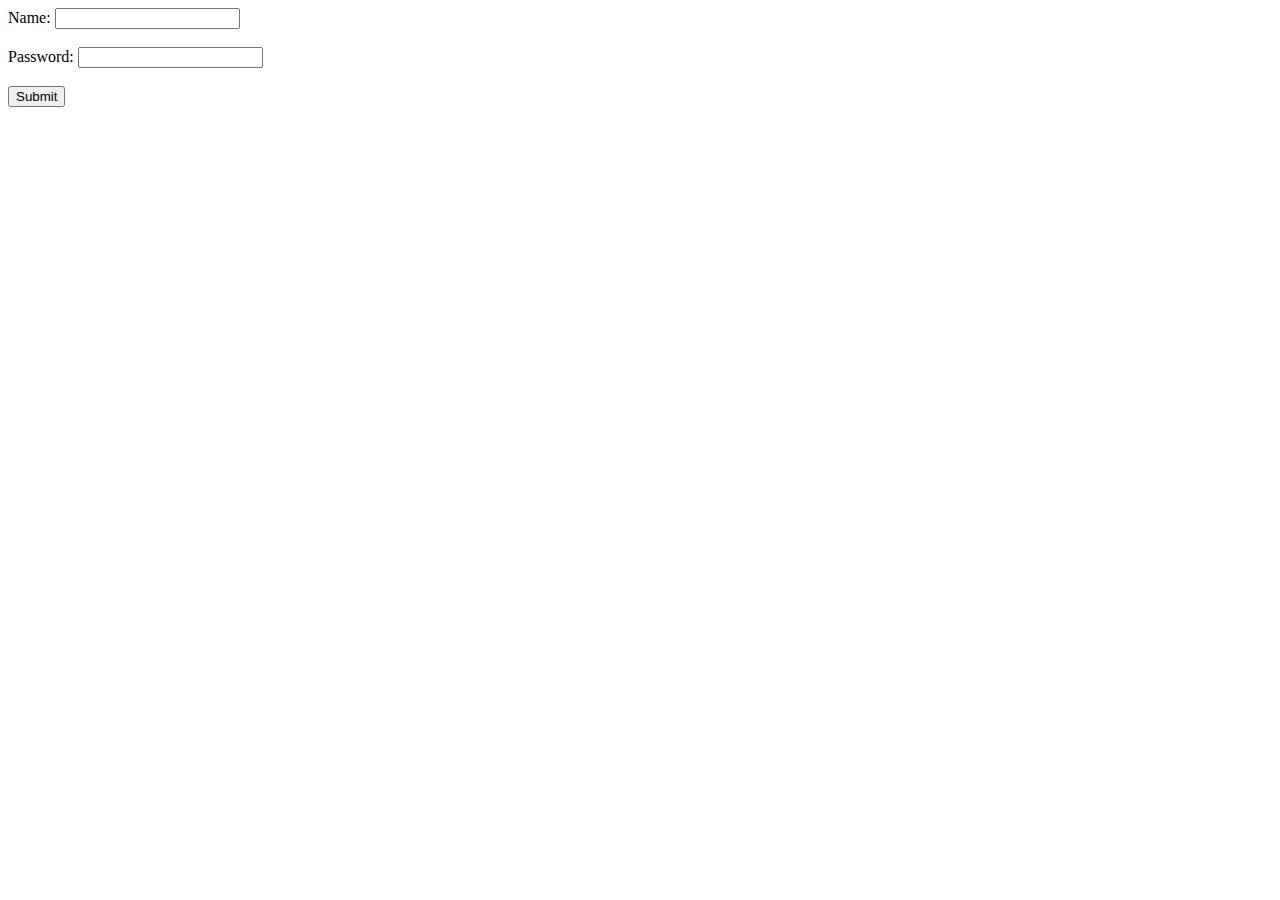
<file: static_template/sheet.html>
<!DOCTYPE html>
<html>
<head>
	<meta charset="UTF-8">
	<title>只是测试一下</title>
	<meta name="viewport" content="width=device-width,initial-scale=1.0">
</head>
<body>
	<form action="welcome.php" method="post">
		Name: <input type="text" name="name"><br><br>
		Password: <input type="password" name="passwd"><br><br>
		<button type="submit">Submit</button>
	</form>
</body>
</html>
</file>
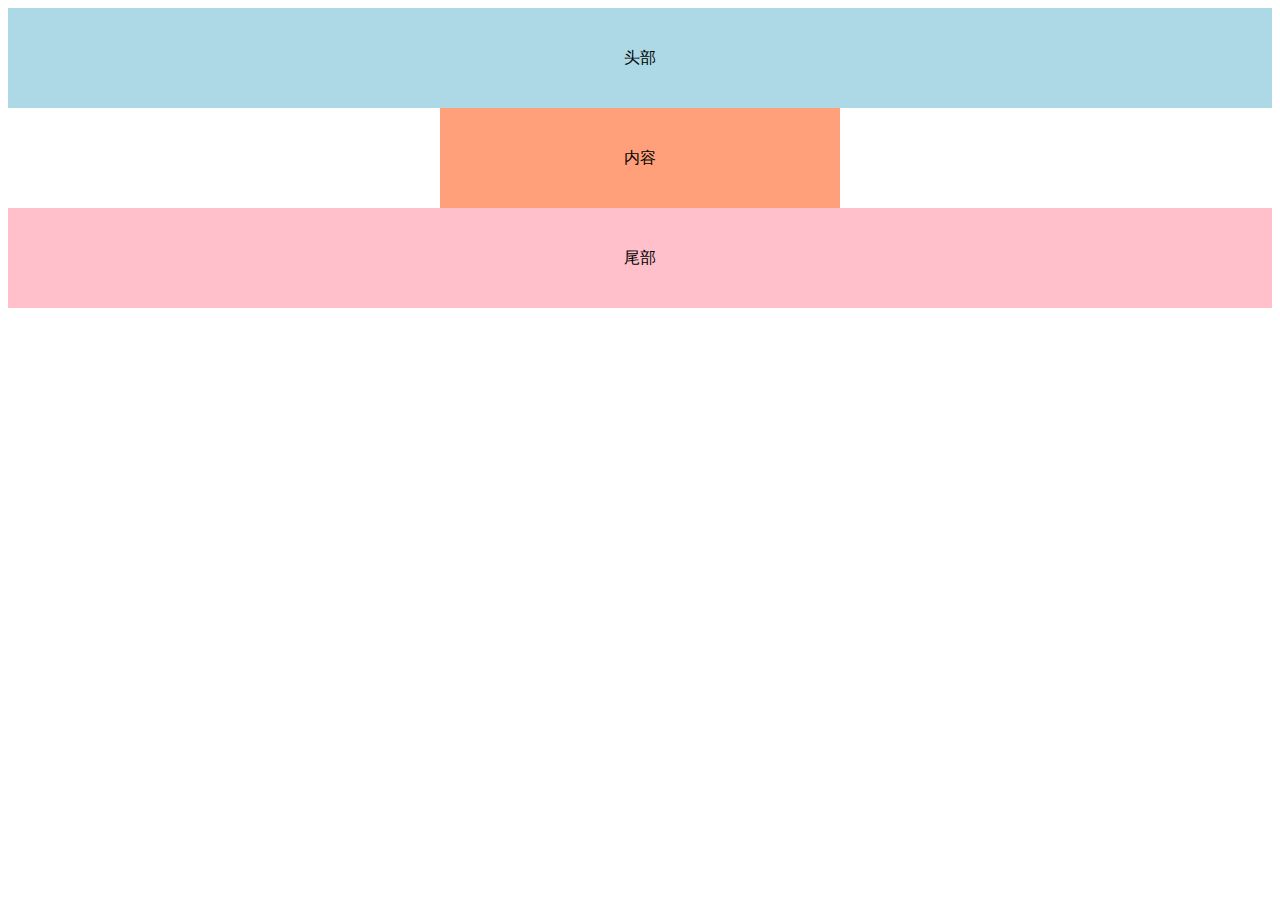
<file: static_template/single-column.html>
<!DOCTYPE html>
<html lang="en">
<head>
    <meta charset="UTF-8">
    <meta http-equiv="X-UA-Compatible" content="IE=edge">
    <meta name="viewport" content="width=device-width, initial-scale=1.0">
    <title>Document</title>
    <style>
        header{
            margin:auto;
            background-color: lightblue;
            height:100px;
            text-align:center;
            line-height:100px;
        }
        main{
            margin:auto;
            background-color: lightsalmon;
            height:100px;
            max-width:400px;
            text-align:center;
            line-height:100px;
        }
        footer{
            margin:auto;
            background-color: pink;
            height:100px;
            text-align:center;
            line-height:100px;
        }
    </style>
</head>
<body>
    <header>头部</header>
    <main>内容</main>
    <footer>尾部</footer>
    
</body>
</html>
</file>
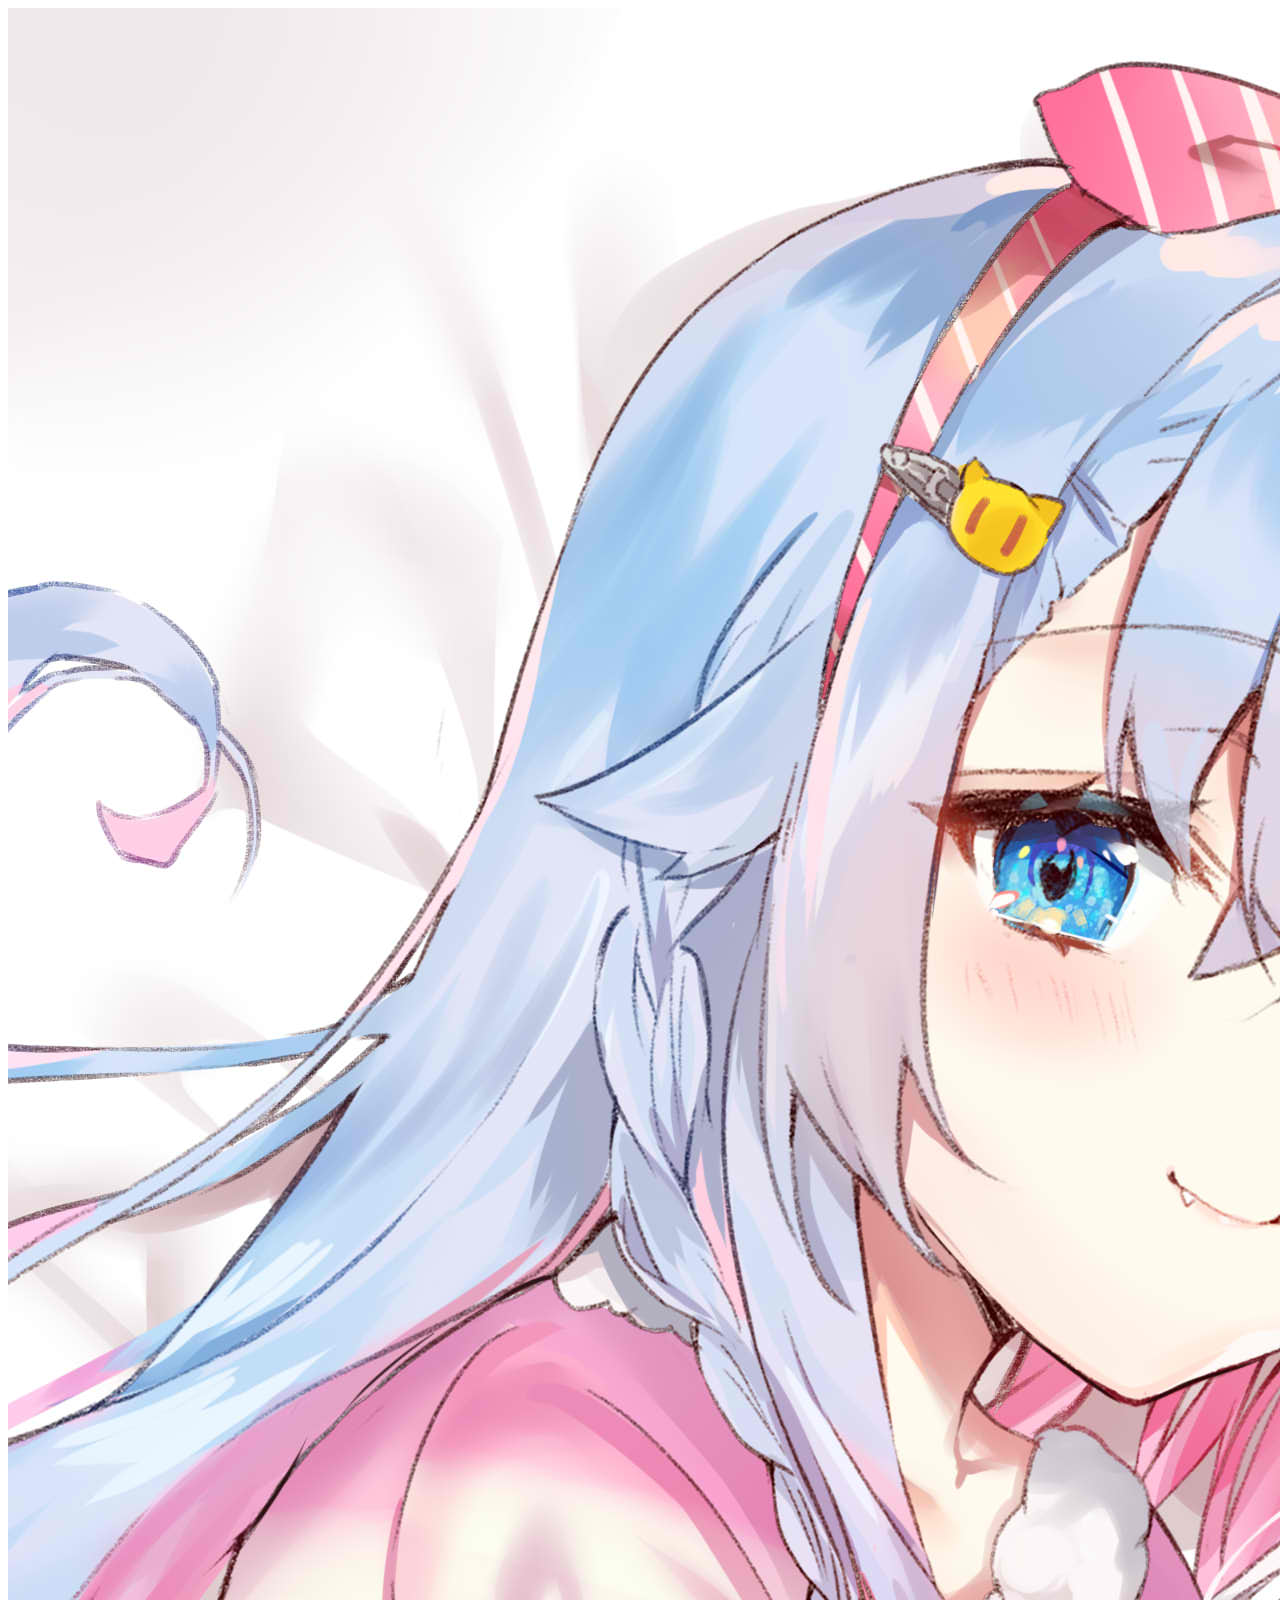
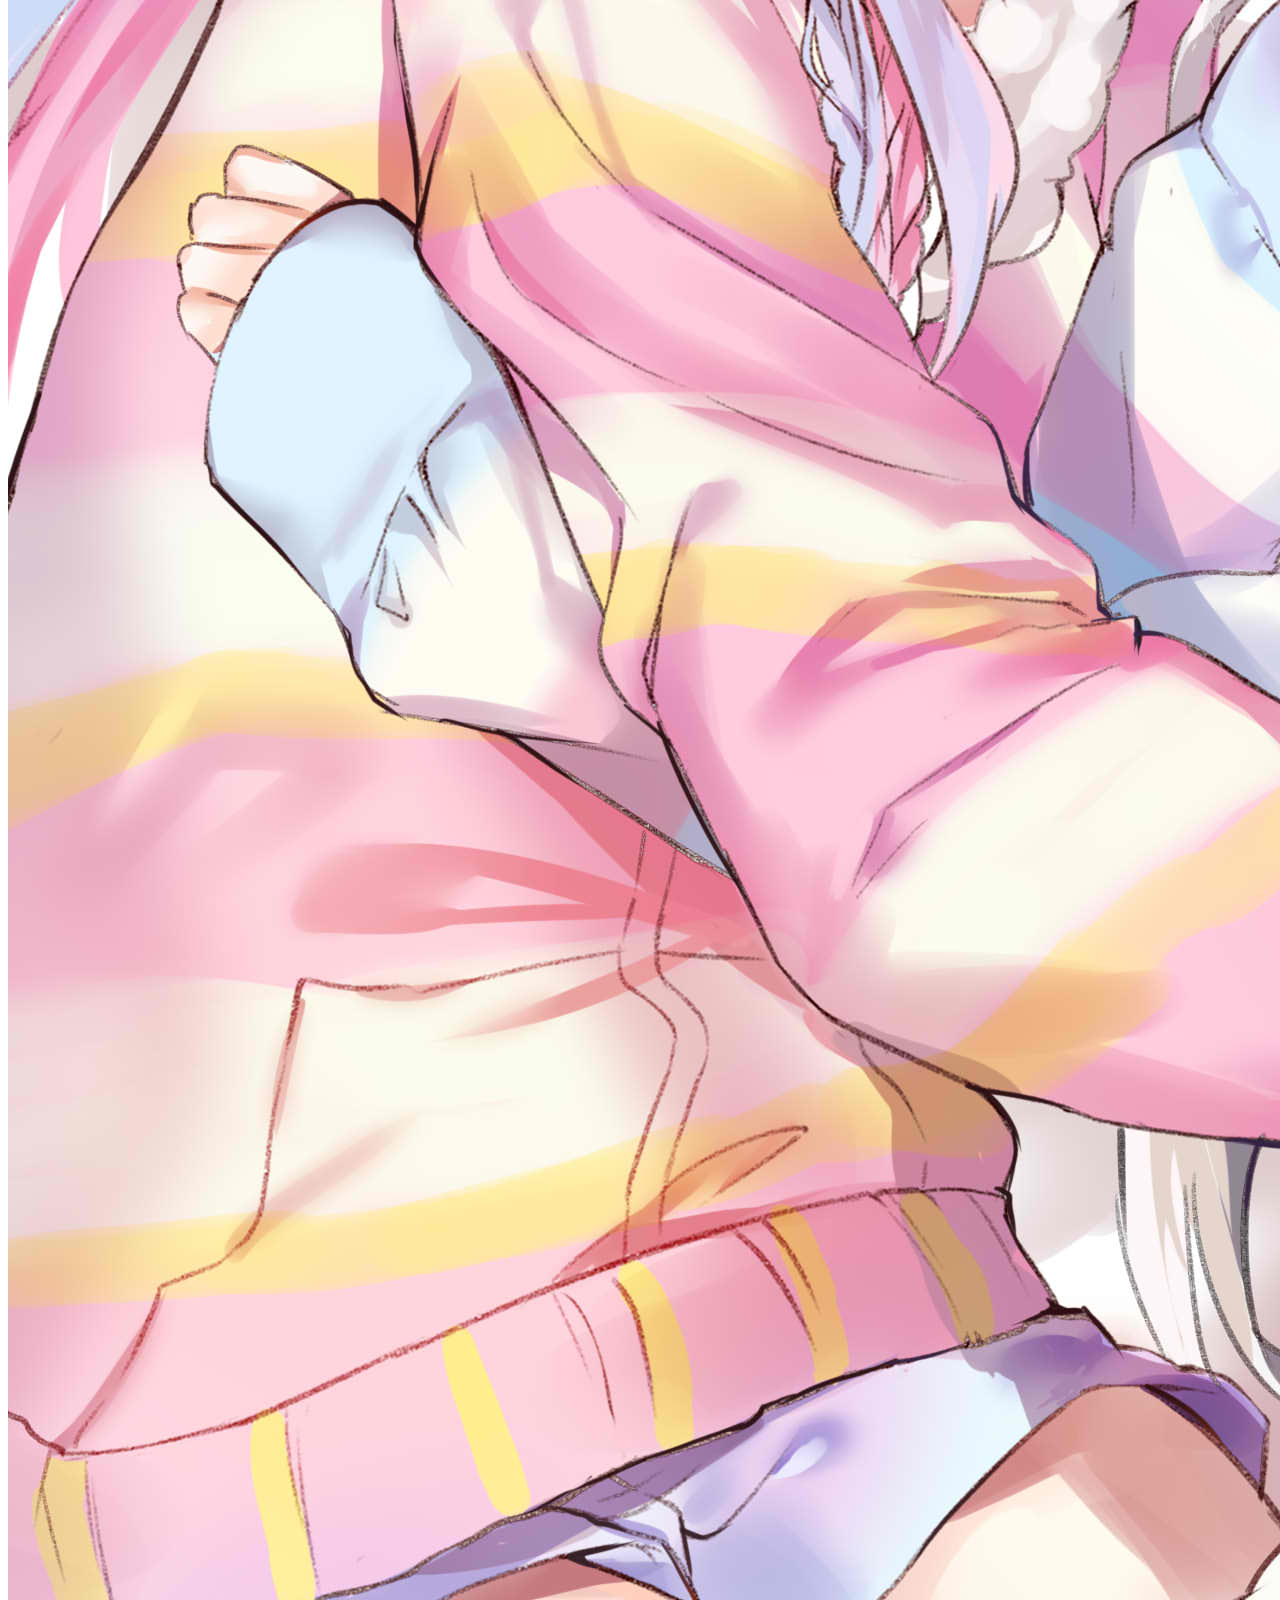
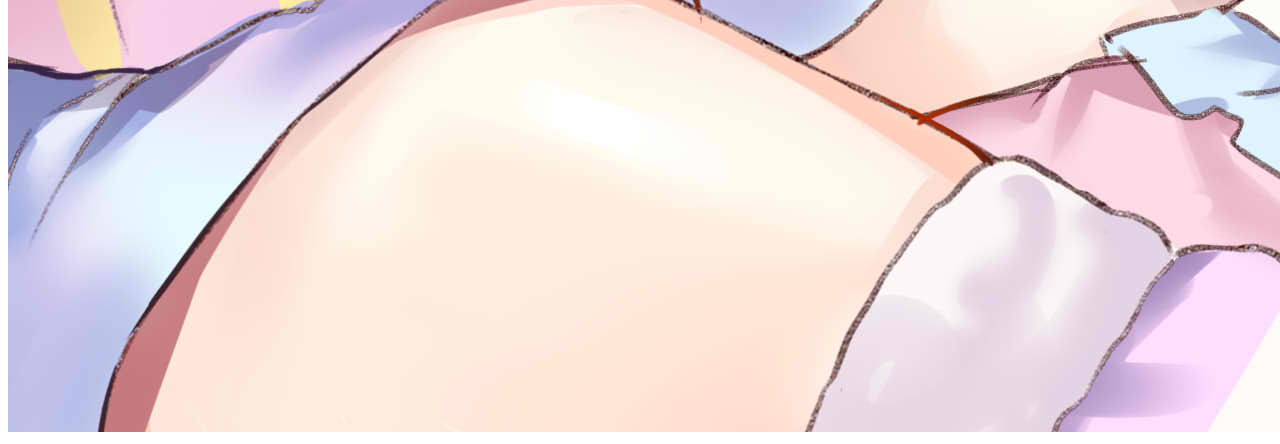
<file: static_template/target.html>
<!DOCTYPE html>
<html lang="en">
<head>
    <meta charset="UTF-8">
    <meta http-equiv="X-UA-Compatible" content="IE=edge">
    <meta name="viewport" content="width=device-width, initial-scale=1.0">
    <title>Document</title>
</head>
<body>
    <a id="top"></a>
    <a class="target" href="#top">
        <img src="img/78492256_p0.jpg" style="size:30%">
    </a>
</body>
</html>
</file>
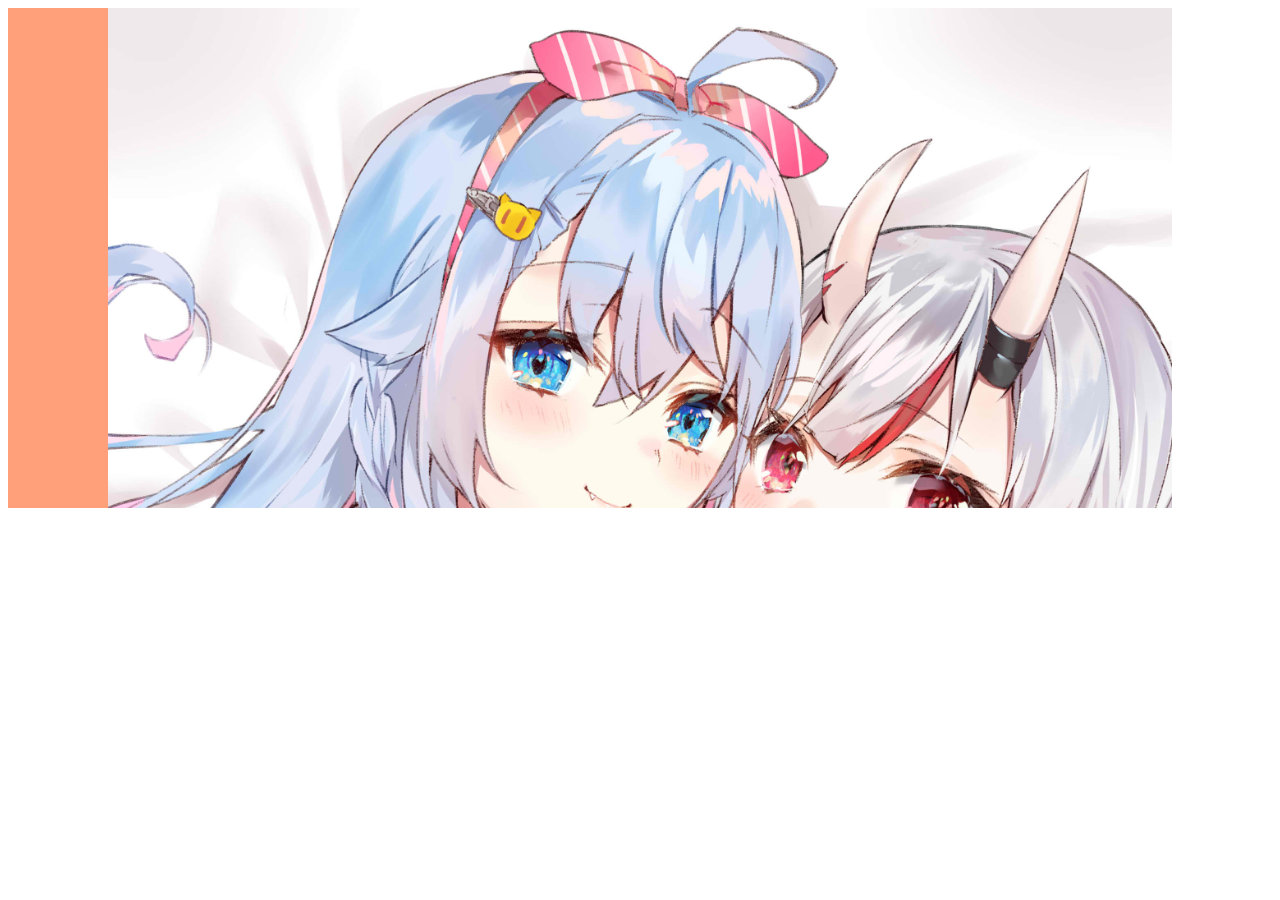
<file: static_template/three-c.html>
<!DOCTYPE html>
<html lang="en">
<head>
    <meta charset="UTF-8">
    <meta http-equiv="X-UA-Compatible" content="IE=edge">
    <meta name="viewport" content="width=device-width, initial-scale=1.0">
    <title>Document</title>
    <style>
        .left{
            float:left;
            background-color:lightsalmon;
            height:500px;
            width:100px;
            margin-left:-100%;
        }
        .center{
            margin:0 100px;
            background-color:cornsilk;
            background-image: url("img/78492256_p0.jpg");
            background-size:cover;
            height:500px;
        }
        .container{
            width:100%;
            float:left;
        }
    </style>
</head>
<body>
    <main>
        <dig class="container">
            <div class="center"></div>
        </dig>
        <div class="left"></div>
    </main>

</body>
</html>
</file>
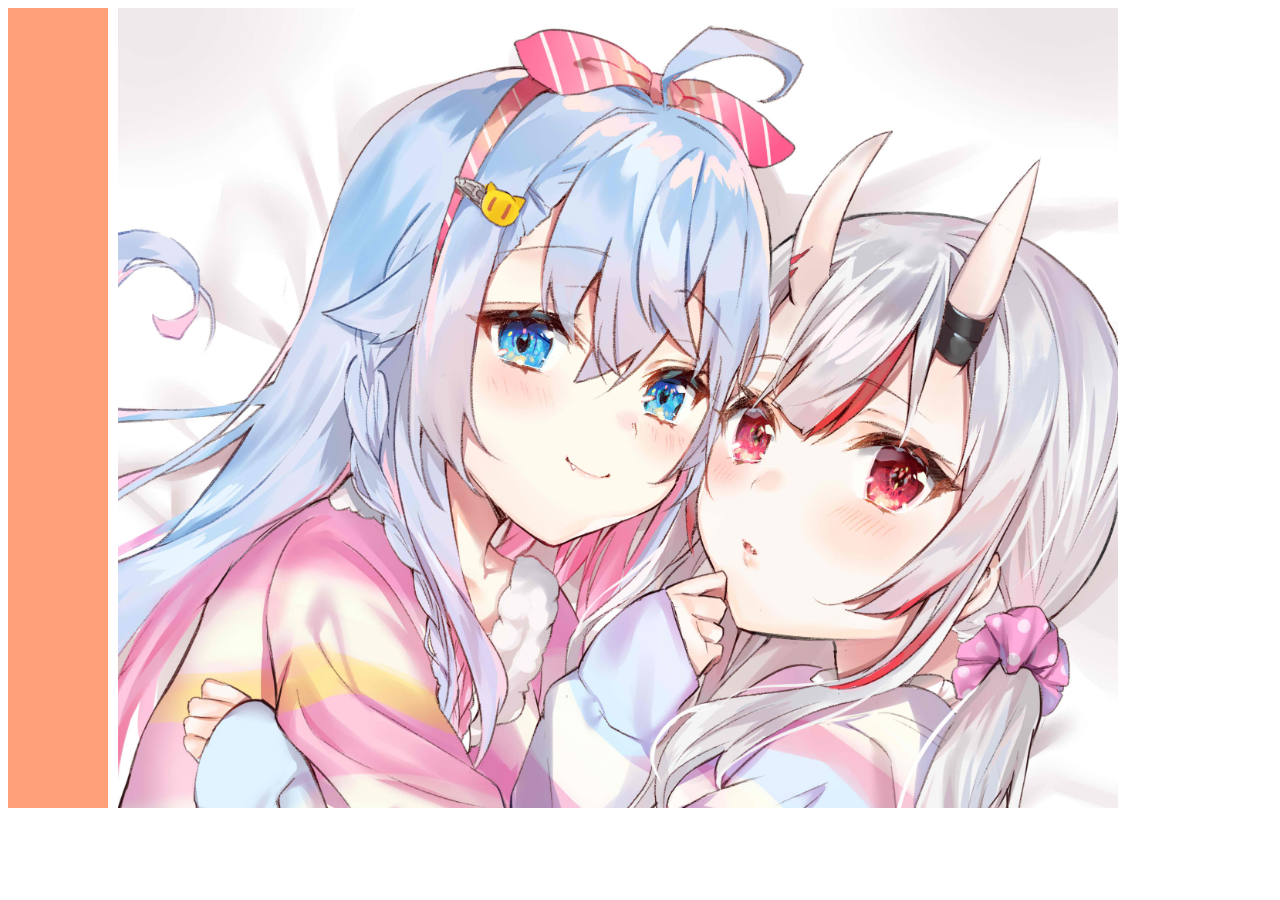
<file: static_template/two-column.html>
<!DOCTYPE html>
<html lang="en">
<head>
    <meta charset="UTF-8">
    <meta http-equiv="X-UA-Compatible" content="IE=edge">
    <meta name="viewport" content="width=device-width, initial-scale=1.0">
    <title>Document</title>
    <style>
        aside{
            float:left;
            background-color:lightsalmon;
            width:100px;
            height:800px;
            
        }
        main{
            background-color: lightblue;
            max-width:1000px;
            height:800px;
            background-image: url(img/78492256_p0.jpg);
            background-size:cover;
            margin-left: 110px;
            
        }
    </style>
</head>
<body>
    <aside></aside>
    <main></main>
</body>
</html>
</file>
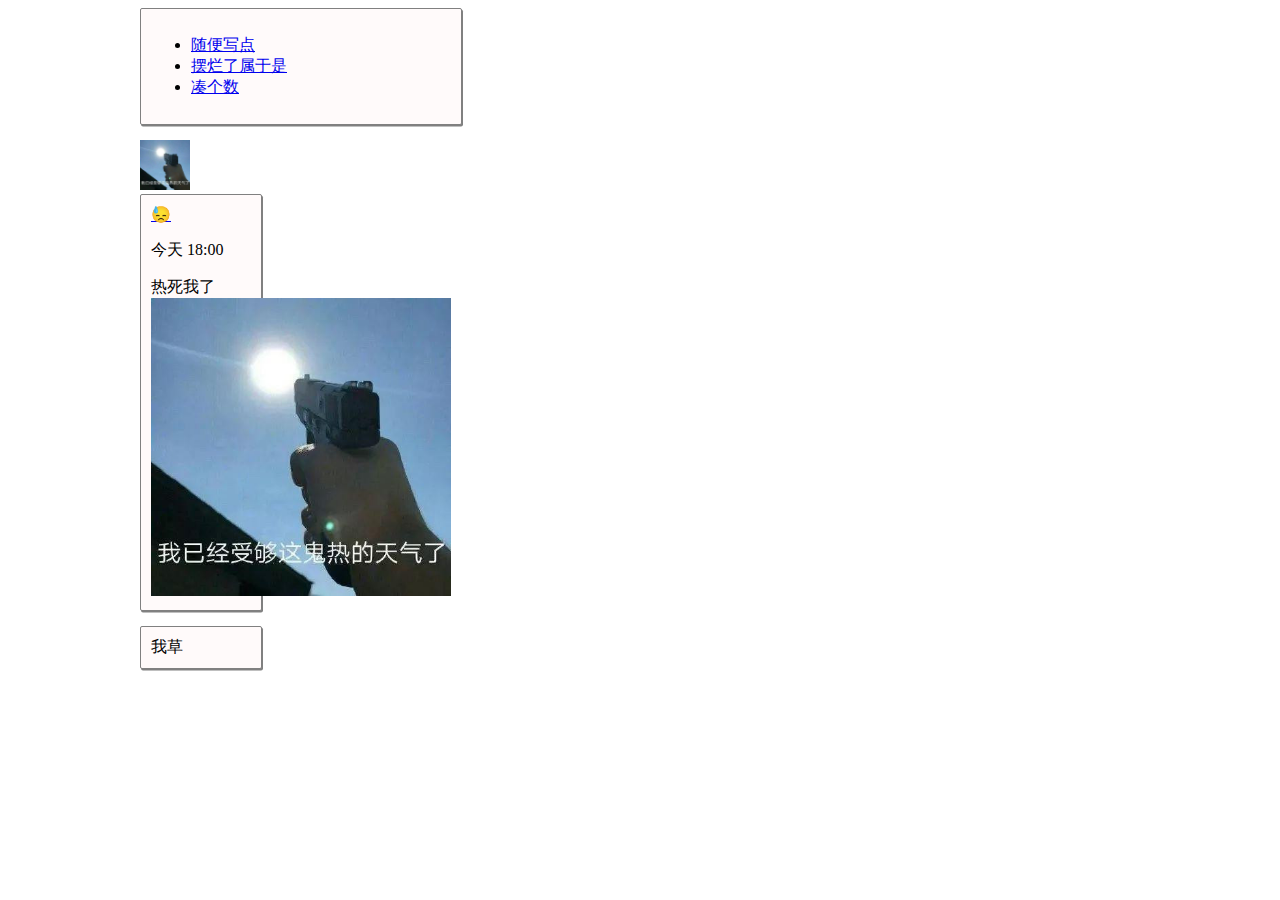
<file: static_template/waterfall.html>
<!DOCTYPE html>
<html lang="en">
<head>
    <meta charset="UTF-8">
    <meta http-equiv="X-UA-Compatible" content="IE=edge">
    <meta name="viewport" content="width=device-width, initial-scale=1.0">
    <title>Document</title>
    <style>
        main{
            display:block;
            margin:auto;
            width:1000px;
            column-count:3;
            column-gap:50px;
            column-fill:auto;
        }
        aside,section,article{
            box-sizing: content-box;
            width:300px;
            margin-bottom:15px;
            padding:10px;
            border-radius:2px;
            border:solid gray 1px;
            background-color:snow;
            box-shadow:1px 1.5px gray;
            display:inline-block;
        }
        article{
            width:100px;
        }
        img{
            width:300px;
        }
    </style>
</head>
<body>
    <main>
        <aside id="LeftBar">
            <div id="LeftBar_1">
                <ul class="y_link">
                    <li><a href="#" alt="nothing">随便写点</a></li>
                    <li><a href="#" alt="nothing">摆烂了属于是</a></li>
                    <li><a href="#" alt="nothing">凑个数</a></li>
                </ul>	
            </div>
        </aside>
        <div id="Container">
            <div id="FeedToolBar"></div>
            <div id="FeedContainer">
                <div class="feed">
                    <div class="post">
                        <div class="icon">
                            <a href="#" alt="个人主页"><img src="img/nice.jpg" alt="icon" style="width:50px"></a>
                        </div>
                        <div class="action"></div>
                        <article class="post_detail">
                            <div class="info">
                                <a href="#" alt="个人主页" style="font-size:16px;">😓</a>
                            <div class="status">
                                <p>今天 18:00</p>
                            </div>
                            <div class="transport"></div>
                            <div class="content">
                                热死我了<br>
                                <img src="img/nice.jpg" alt="atsu">
                            </div>
                        </article>
                    </div>
                    <div class="handle">
                    </div>
                </div>
            </div>
        </div>
        <article>我草</article>
<!--         <section>
            <img src="img/78492256_p0.jpg" width="300px">
            <p>Lorem ipsum dolor sit amet consectetur adipisicing elit. Eum, vel ut minima inventore magnam expedita!</p>
        </section>
        <section>
            <img src="img/83599898_p0.png" width="300px">
            <p>Lorem, ipsum dolor sit amet consectetur adipisicing elit.</p>
        </section>
        <section>
            <img src="img/89796924_p0.png" width="300px">
            <p>Lorem ipsum ing elit. Itaque sunt explicabo placeat!</p>
        </section>
        <section>
            <img src="img/89817403_p0.jpg" width="300px">
            <p>Lorem, ipsum dolor sittur adipisicing elit. Quaerat, autem.</p>
        </section>
        <section>
            <img src="img/89817444_p0.png" width="300px">
            <p>Lorem, ipsum icing elit. Quaerat, autem.</p>
        </section>
        <section>
            <img src="img/89821511_p0.png" width="300px">
            <p>Lorem, ipsum dadipisicing elit. Quaerat, autem.</p>
        </section>
        <section>
            <img src="img/89829632_p0.jpg" width="300px">
            <p>sectetur adipisicing elit. Quaerat, autem.</p>
        </section>
        <section>
            <img src="img/89835294_p0.png" width="300px">
            <p>Lorem, ipsumicing elit. Quaerat, autem.</p>
        </section>
        <section>
            <img src="img/90561040_p0.jpg" alt="">
            <p>Lorem ipsum dolor sit, amet consectetur adipisicing elit.</p>
        </section>
        <section>
            <img src="img/90562751_p0.jpg" alt="">
            <p>Lorem ipsum dolor sit, amet consectetur adipisicing elit. Aperiam aspernatur odio amet.</p>
        </section>
        <section>
            <img src="img/90573234_p0.png" alt="">
            <p>Lorem ipsum dolor sit amet, consectetur adipisicing elit. Nihil eos enim rerum labore iusto dolorem?</p>
        </section>
        <section>
            <img src="img/90581805_p0.jpg" alt="">
            <p>Lorem ipsum dolor sit amet consectetur adipisicing.</p>
        </section> -->
    </main>
</body>
</html>
</file>
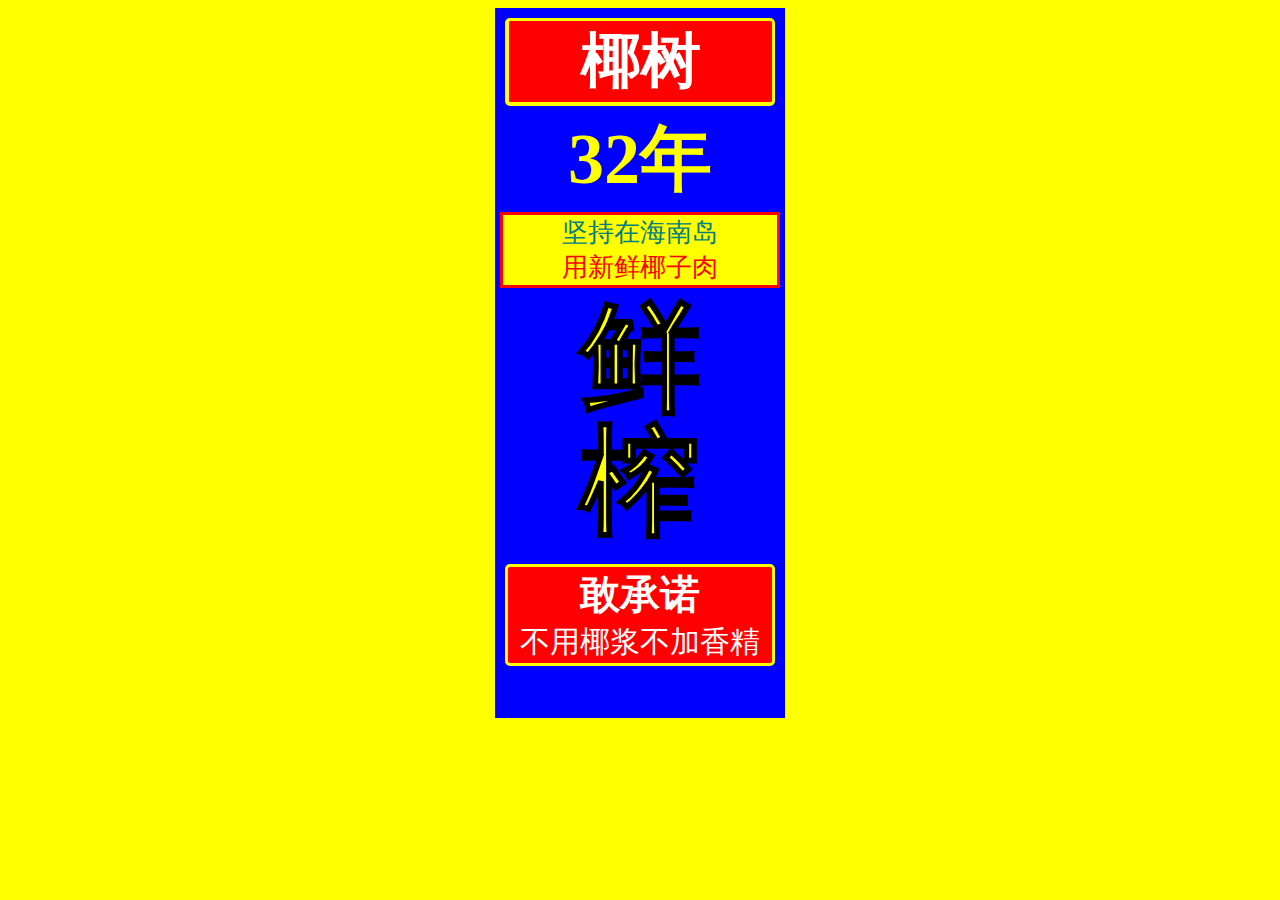
<file: static_template/yeshu.html>
<!DOCTYPE html>
<html lang="zh">
<head>
    <meta charset="UTF-8">
    <meta http-equiv="X-UA-Compatible" content="IE=edge">
    <meta name="viewport" content="width=device-width, initial-scale=1.0">
    <title>我从小喝到大</title>
    <link rel="stylesheet" href="css/yeshu.css" type="text/css">
</head>
<body style="background-color: yellow;">
    <div>    
        <strong><p id="top">椰树</p></strong>
        <strong><p>32年</p></strong>
        <p id="middle"><span>坚持在海南岛</span><br><span>用新鲜椰子肉</span></p>
        <b><p>鲜</p><p>榨</p></b>
        <p id="foot"><strong>敢承诺</strong><br>不用椰浆不加香精</p>
    </div>   
</body>
</html>
</file>
<file: static_template/css/background.css>
body
{
    background-image: url("../img/78492256_p0.jpg");
    background-color:rgb(203, 205, 206);
    background-size:100%;
    background-attachment:fixed
}

p
{
    margin: 50px;
    margin-left:100px;
    margin-right:100px;
    border:solid pink 5px;
    border-radius:10px;
    padding:20px;
    background-color:snow;
}
</file>
<file: static_template/css/yeshu.css>
div
{
    text-align:center;
    background-color: blue;
    padding:5px;
    height: 700px;
    width:280px;
    margin:auto;
}
#top
{
    background:red;
    color:white;
    border:solid yellow;
    border-width:3px 3px 4px 4px;
    border-radius:5px;
    font-size:60px;
    margin:5px;
}
strong:nth-of-type(2) p
{
    font-size:72px;
    color:yellow;
    margin:5px;
}
#middle
{
    border:solid 3px red;
    background-color: yellow;
    font-size:26px;
    color:red;
    margin-top:0px;
    margin-bottom:30px;
}
#middle::first-line
{
    color:teal;
}
b p
{
    font-size: 120px;
    margin:0;
    color:yellow;
    -webkit-text-stroke: black 2px; 
    margin:-40px; 
}
#foot
{
    font-size: 30px;
    color:white;
    background-color: red;
    border:solid 3px yellow;
    border-radius: 5px;
    margin:5px;
    margin-top:40px;
}
#foot::first-line
{
    font-size: 40px;
}
</file>
